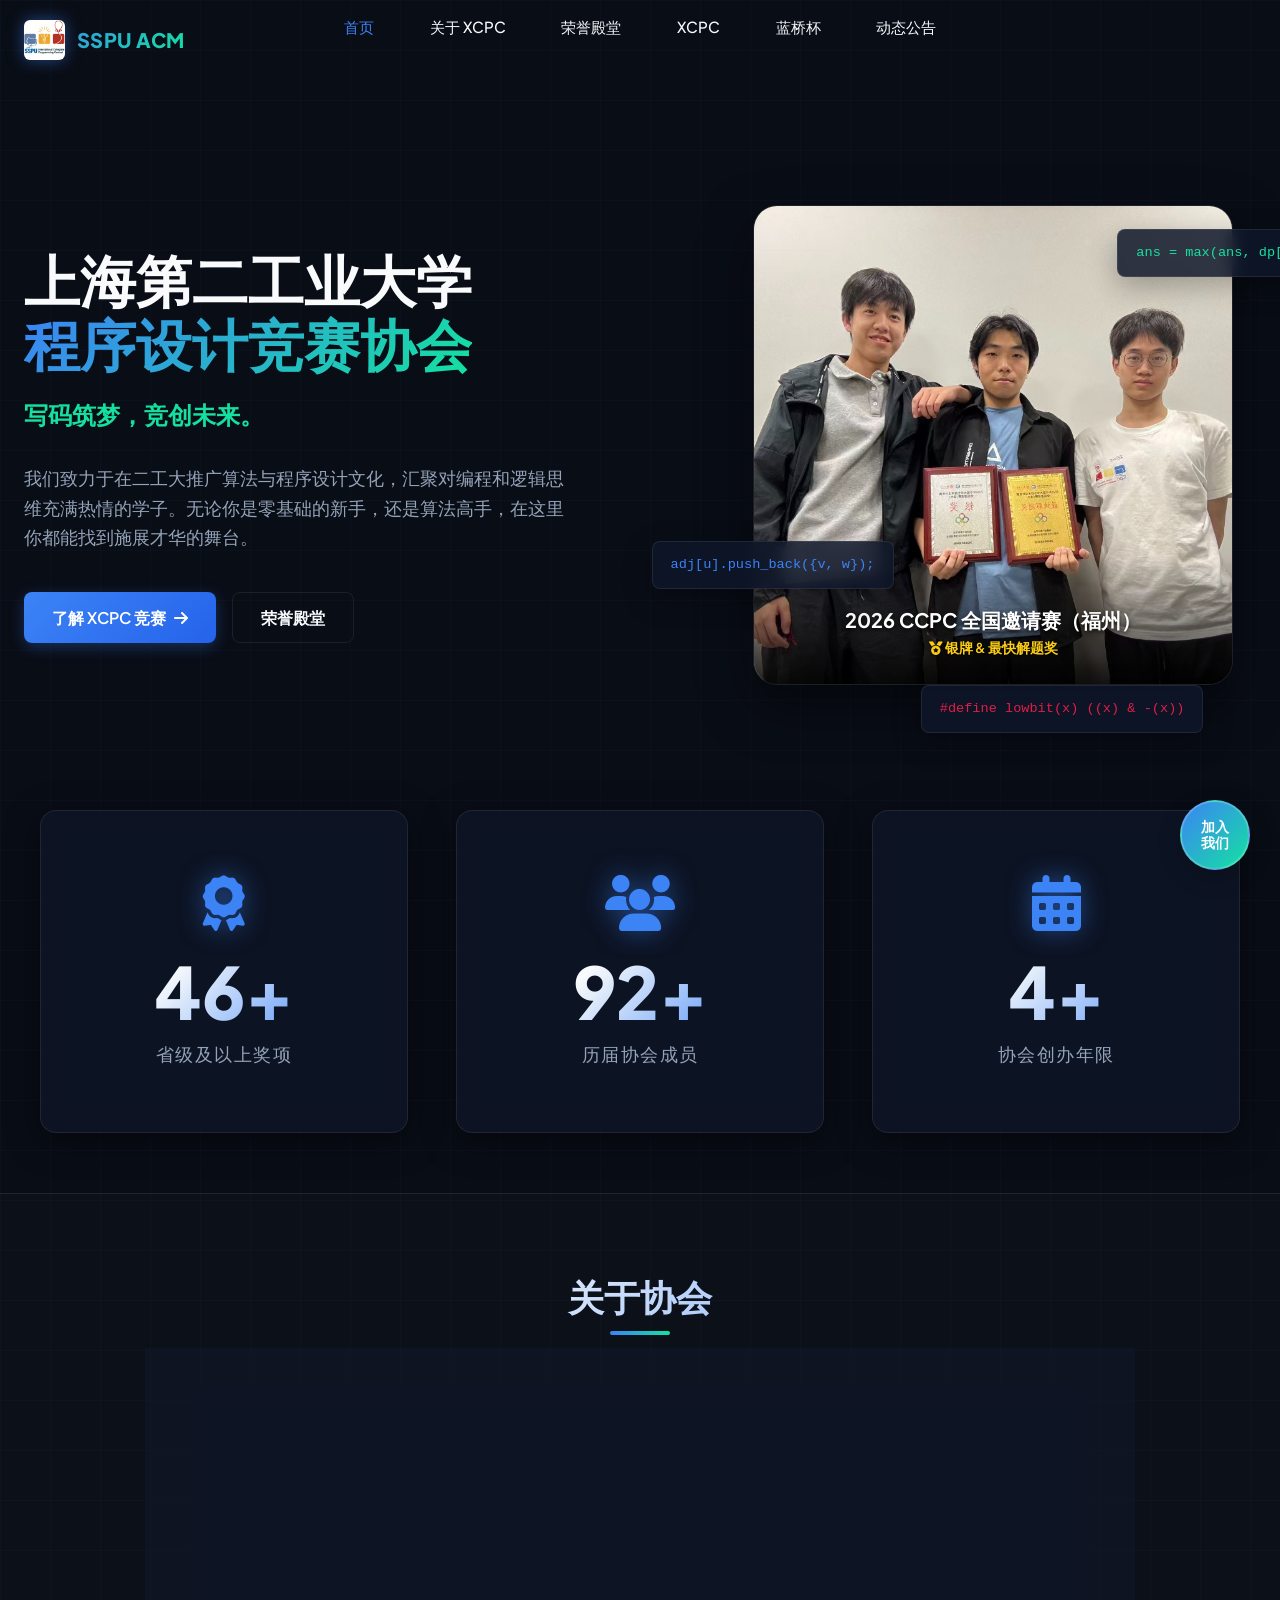
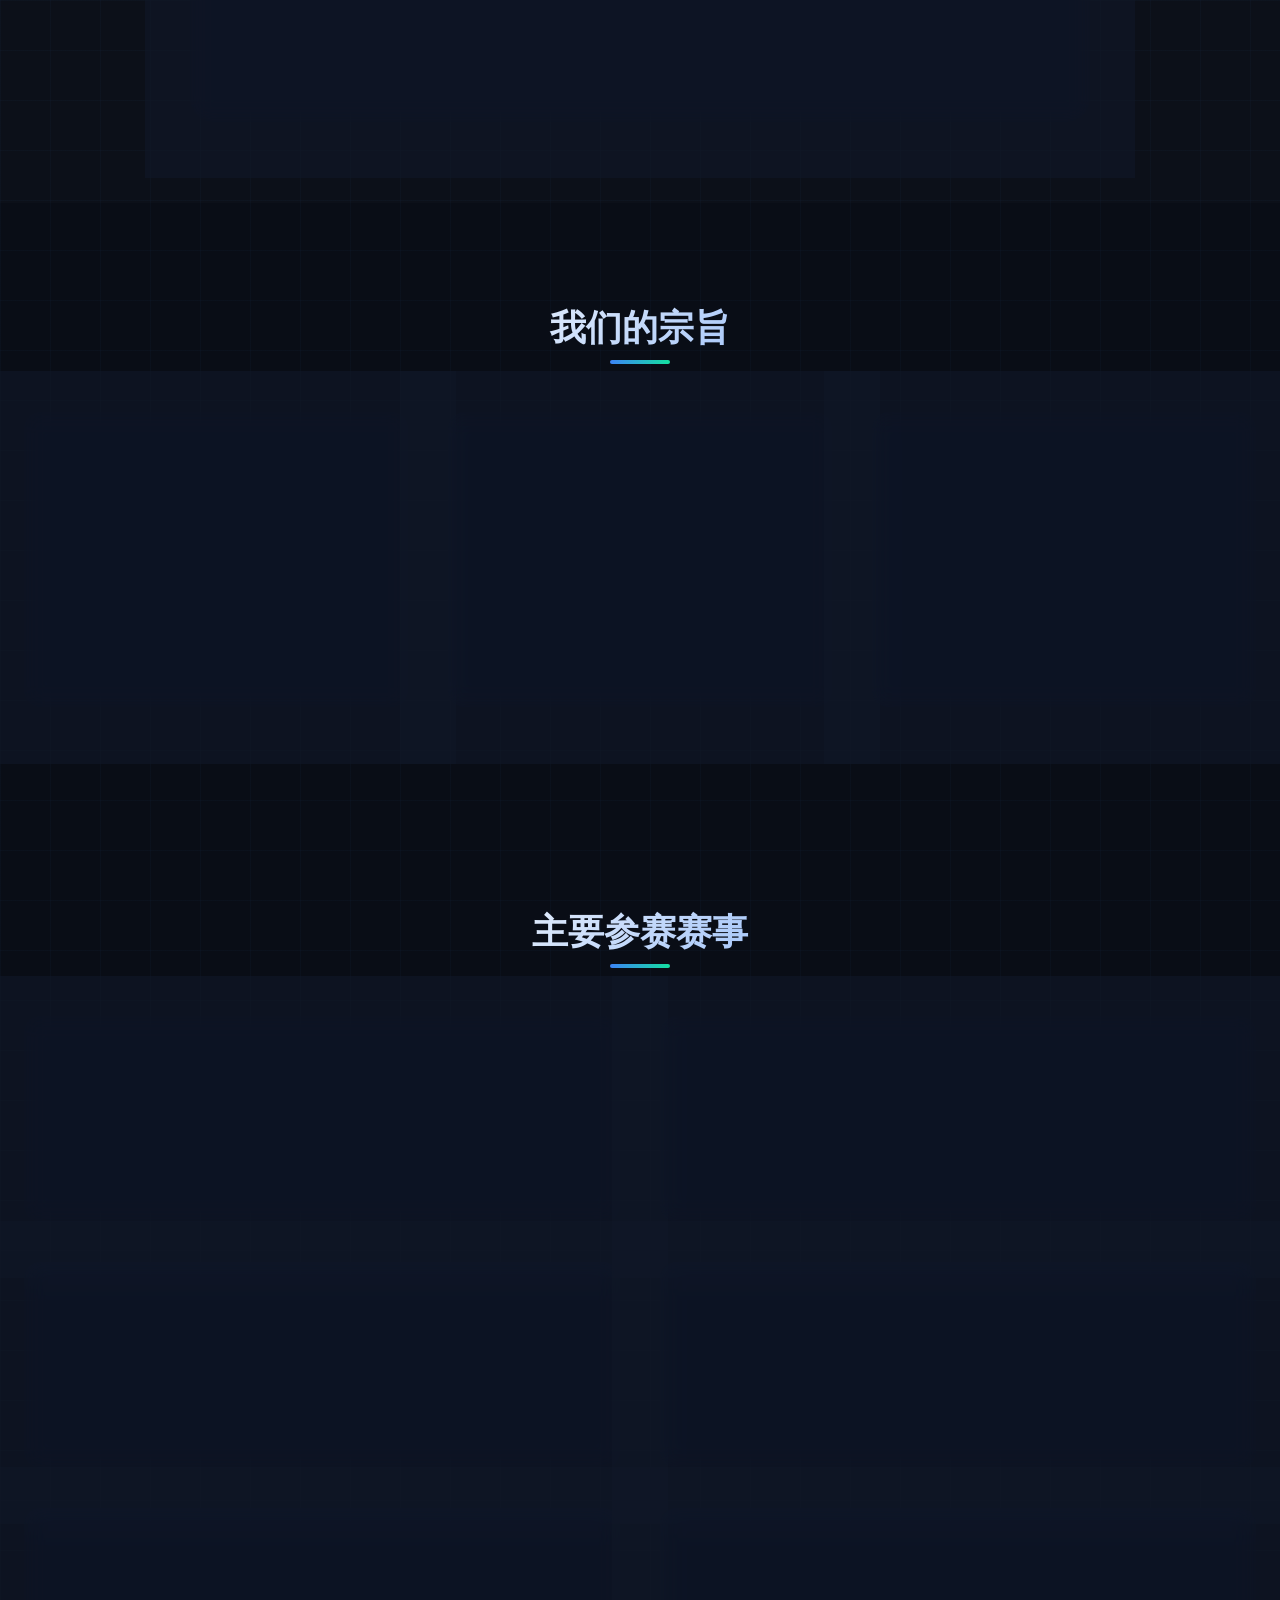
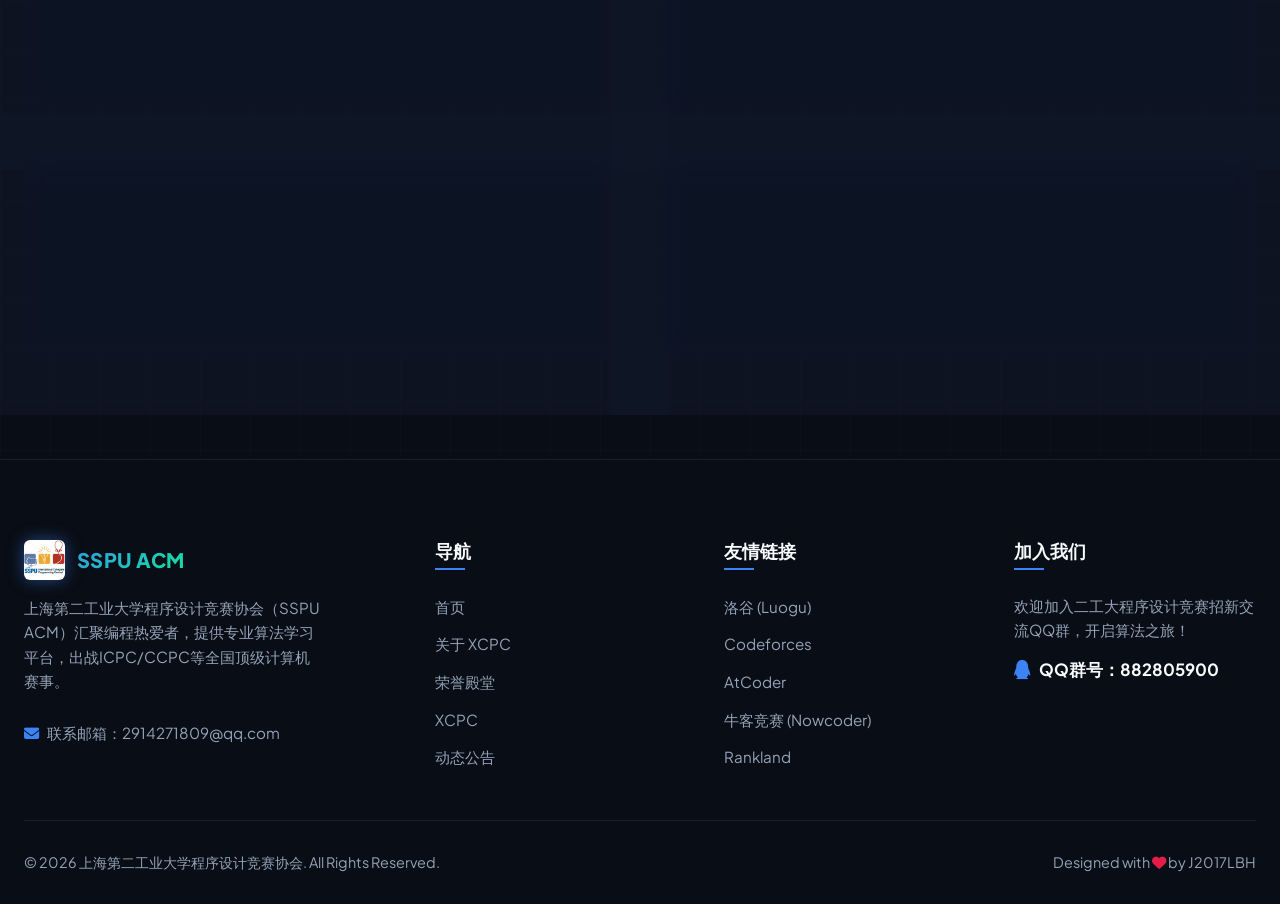
<file: index.html>
<!DOCTYPE html>
<html lang="zh-CN" data-theme="dark">
<head>
    <meta charset="UTF-8">
    <meta name="viewport" content="width=device-width, initial-scale=1.0">
    <meta name="description" content="上海第二工业大学程序设计竞赛协会官网 - 为二工大学子提供算法培训、竞赛组队、学术交流和人才输送的顶级平台。">
    <meta name="keywords" content="上海第二工业大学, SSPU, ACM, ICPC, CCPC, 蓝桥杯, 天梯赛, 程序设计竞赛, 算法">
    <title>上海第二工业大学程序设计竞赛协会 - SSPU ACM</title>
    <!-- Stylesheets -->
    <link rel="stylesheet" href="css/style.css">
    <!-- Font Awesome Icons -->
    <link rel="stylesheet" href="https://cdn.bootcdn.net/ajax/libs/font-awesome/6.4.0/css/all.min.css">
</head>
<body>

    <!-- Header navigation injected by components.js -->
    <div id="header-placeholder"></div>

    <!-- 1. Hero Section -->
    <section class="hero-section" id="home">
        <div class="container">
            <div class="hero-grid">
                <div class="hero-text">
                    <h1>上海第二工业大学<br><span>程序设计竞赛协会</span></h1>
                    <div style="min-height: 40px; margin-bottom: 1.5rem;">
                        <h2 id="typewriter-text" style="font-size: 1.5rem; color: var(--accent-color); font-weight: 600;"></h2>
                    </div>
                    <p>我们致力于在二工大推广算法与程序设计文化，汇聚对编程和逻辑思维充满热情的学子。无论你是零基础的新手，还是算法高手，在这里你都能找到施展才华的舞台。</p>
                    <div class="hero-cta">
                        <a href="about.html" class="btn btn-primary">了解 XCPC 竞赛 <i class="fas fa-arrow-right"></i></a>
                        <a href="hall_of_fame.html" class="btn btn-secondary">荣誉殿堂</a>
                    </div>
                </div>
                
                <div class="hero-media">
                    <div class="hero-image-wrapper">
                        <div class="slideshow-container">
                            <!-- Slide 1: 2026 CCPC Fuzhou -->
                            <div class="slide fade" style="position: relative;">
                                <img src="images/prize/fuzhou.jpg" alt="2026 CCPC 全国邀请赛（福州）">
                                <div style="position: absolute; bottom: 0; left: 0; right: 0; background: linear-gradient(to top, rgba(0,0,0,0.85), rgba(0,0,0,0)); padding: 50px 20px 25px; text-align: center; color: white;">
                                    <h3 style="font-size: 1.25rem; margin-bottom: 5px; text-shadow: 0 2px 4px rgba(0,0,0,0.8); font-weight: 700;">2026 CCPC 全国邀请赛（福州）</h3>
                                    <p style="font-size: 0.85rem; color: #facc15; text-shadow: 0 1px 2px rgba(0,0,0,0.8); margin: 0; font-weight: 600;"><i class="fas fa-medal"></i> 银牌 & 最快解题奖</p>
                                </div>
                            </div>

                            <!-- Slide 2: 51st ICPC Nanchang -->
                            <div class="slide fade" style="position: relative;">
                                <img src="images/prize/nanchang.png" alt="第 51 届 ICPC 邀请赛（南昌站）">
                                <div style="position: absolute; bottom: 0; left: 0; right: 0; background: linear-gradient(to top, rgba(0,0,0,0.85), rgba(0,0,0,0)); padding: 50px 20px 25px; text-align: center; color: white;">
                                    <h3 style="font-size: 1.25rem; margin-bottom: 5px; text-shadow: 0 2px 4px rgba(0,0,0,0.8); font-weight: 700;">第 51 届 ICPC 邀请赛（南昌站）</h3>
                                    <p style="font-size: 0.85rem; color: #fb923c; text-shadow: 0 1px 2px rgba(0,0,0,0.8); margin: 0; font-weight: 600;"><i class="fas fa-medal"></i> 铜牌</p>
                                </div>
                            </div>

                            <!-- Slide 3: 51st ICPC Xi'an -->
                            <div class="slide fade" style="position: relative;">
                                <img src="images/prize/xian.png" alt="第 51 届 ICPC 邀请赛（西安站）">
                                <div style="position: absolute; bottom: 0; left: 0; right: 0; background: linear-gradient(to top, rgba(0,0,0,0.85), rgba(0,0,0,0)); padding: 50px 20px 25px; text-align: center; color: white;">
                                    <h3 style="font-size: 1.25rem; margin-bottom: 5px; text-shadow: 0 2px 4px rgba(0,0,0,0.8); font-weight: 700;">第 51 届 ICPC 邀请赛（西安站）</h3>
                                    <p style="font-size: 0.85rem; color: #cbd5e1; text-shadow: 0 1px 2px rgba(0,0,0,0.8); margin: 0; font-weight: 600;"><i class="fas fa-medal"></i> 银牌</p>
                                </div>
                            </div>

                            <!-- Slide 4: 50th ICPC Shanghai -->
                            <div class="slide fade" style="position: relative;">
                                <img src="images/prize/shanghai.jpg" alt="第 50 届 ICPC 亚洲区域赛（上海站）">
                                <div style="position: absolute; bottom: 0; left: 0; right: 0; background: linear-gradient(to top, rgba(0,0,0,0.85), rgba(0,0,0,0)); padding: 50px 20px 25px; text-align: center; color: white;">
                                    <h3 style="font-size: 1.25rem; margin-bottom: 5px; text-shadow: 0 2px 4px rgba(0,0,0,0.8); font-weight: 700;">第 50 届 ICPC 亚洲区域赛（上海站）</h3>
                                    <p style="font-size: 0.85rem; color: #fb923c; text-shadow: 0 1px 2px rgba(0,0,0,0.8); margin: 0; font-weight: 600;"><i class="fas fa-medal"></i> 铜牌</p>
                                </div>
                            </div>

                            <!-- Slide 5: 11th CCPC Harbin -->
                            <div class="slide fade" style="position: relative;">
                                <img src="images/prize/harbin.jpg" alt="第 11 届 CCPC（哈尔滨站）">
                                <div style="position: absolute; bottom: 0; left: 0; right: 0; background: linear-gradient(to top, rgba(0,0,0,0.85), rgba(0,0,0,0)); padding: 50px 20px 25px; text-align: center; color: white;">
                                    <h3 style="font-size: 1.25rem; margin-bottom: 5px; text-shadow: 0 2px 4px rgba(0,0,0,0.8); font-weight: 700;">第 11 届 CCPC（哈尔滨站）</h3>
                                    <p style="font-size: 0.85rem; color: #94a3b8; text-shadow: 0 1px 2px rgba(0,0,0,0.8); margin: 0; font-weight: 600;"><i class="fas fa-award"></i> 荣誉奖</p>
                                </div>
                            </div>

                            <!-- Slide 6: 49th ICPC Kunming -->
                            <div class="slide fade" style="position: relative;">
                                <img src="images/prize/kunming.jpg" alt="第 49 届 ICPC 亚洲区域赛（昆明站）">
                                <div style="position: absolute; bottom: 0; left: 0; right: 0; background: linear-gradient(to top, rgba(0,0,0,0.85), rgba(0,0,0,0)); padding: 50px 20px 25px; text-align: center; color: white;">
                                    <h3 style="font-size: 1.25rem; margin-bottom: 5px; text-shadow: 0 2px 4px rgba(0,0,0,0.8); font-weight: 700;">第 49 届 ICPC 亚洲区域赛（昆明站）</h3>
                                    <p style="font-size: 0.85rem; color: #fb923c; text-shadow: 0 1px 2px rgba(0,0,0,0.8); margin: 0; font-weight: 600;"><i class="fas fa-medal"></i> 铜牌</p>
                                </div>
                            </div>
                            

                        </div>
                    </div>
                    
                    <!-- Floating Code Snippets -->
                    <div class="floating-code floating-code-1">
                        ans = max(ans, dp[i]);
                    </div>
                    <div class="floating-code floating-code-2">
                        adj[u].push_back({v, w});
                    </div>
                    <div class="floating-code floating-code-3">
                        #define lowbit(x) ((x) &amp; -(x))
                    </div>
                </div>
            </div>
        </div>
    </section>

    <!-- 2. Statistics Section -->
    <section class="stats-section stats-section-home">
        <div class="container">
            <div class="stats-grid">
                <div class="stat-card glass-card">
                    <i class="fas fa-award"></i>
                    <div class="stat-number" data-target="100" data-suffix="+">0</div>
                    <div class="stat-label">省级及以上奖项</div>
                </div>
                <div class="stat-card glass-card">
                    <i class="fas fa-users"></i>
                    <div class="stat-number" data-target="200" data-suffix="+">0</div>
                    <div class="stat-label">历届协会成员</div>
                </div>
                <div class="stat-card glass-card">
                    <i class="fas fa-calendar-alt"></i>
                    <div class="stat-number" data-target="8" data-suffix="+">0</div>
                    <div class="stat-label">协会创办年限</div>
                </div>
            </div>
        </div>
    </section>

    <!-- 2.5. About the Association Section -->
    <section class="about-association-section" style="padding: 80px 0; border-top: 1px solid var(--border-color); background: rgba(255, 255, 255, 0.01);">
        <div class="container">
            <h2 class="section-title">关于协会</h2>
            <div class="glass-card" style="max-width: 900px; margin: 0 auto; padding: 3rem; border-radius: var(--border-radius-lg); text-align: left; line-height: 1.8; box-shadow: 0 10px 30px var(--shadow-color);">
                <p style="font-size: 1.1rem; margin-bottom: 1.5rem; color: var(--text-color);">
                    <strong>上海第二工业大学程序设计竞赛协会（极客力量）</strong>是计算机与信息工程学院下的以算法和编程竞赛为核心的学术科技类社团。协会主要负责组织和指导我校学生参加国际大学生程序设计竞赛（ICPC）、中国大学生程序设计竞赛（CCPC）、团体程序设计天梯赛（GPLT）和蓝桥杯软件设计大赛等多项顶级赛事。
                </p>
                <p style="font-size: 1.05rem; color: var(--text-muted); margin: 0;">
                    我们拥有独立备赛使用的算法训练室（28号楼705室），室内配备有稳定的千兆网络与专用高配置练习电脑。通过“以赛促学，学赛共进”的模式，深入发掘和培养具有优秀软件设计与逻辑分析能力的后备算法人才。
                </p>
            </div>
        </div>
    </section>

    <!-- 3. Our Focus/Mission Section -->
    <section class="mission-section" id="mission">
        <div class="container">
            <h2 class="section-title">我们的宗旨</h2>
            <div class="mission-grid">
                <div class="mission-card glass-card">
                    <div class="mission-icon">
                        <i class="fas fa-graduation-cap"></i>
                    </div>
                    <h3>算法精进</h3>
                    <p>我们研习各种奇巧的算法与复杂的数据结构。在日复一日的切题与代码调试中，淬炼逻辑思维，突破算法极限，体验用最优雅的代码解决最复杂问题的乐趣。</p>
                </div>
                
                <div class="mission-card glass-card">
                    <div class="mission-icon">
                        <i class="fas fa-users-cog"></i>
                    </div>
                    <h3>团队协作</h3>
                    <p>程序设计竞赛是三个人的游戏，找到契合的队友，磨练默契，共同成长。</p>
                </div>
                
                <div class="mission-card glass-card">
                    <div class="mission-icon">
                        <i class="fas fa-lightbulb"></i>
                    </div>
                    <h3>技术创新</h3>
                    <p>除了竞赛，我们鼓励成员通过算法解决实际问题，开展技术沙龙，分享关于全栈开发、人工智能和计算机底层技术的最新资讯。</p>
                </div>
            </div>
        </div>
    </section>



    <!-- 5. Competitions Grid -->
    <section class="competition-section" id="competitions">
        <div class="container">
            <h2 class="section-title">主要参赛赛事</h2>
            <div class="competition-grid">
                <!-- ICPC -->
                <div class="competition-card glass-card">
                    <div class="comp-badge">
                        <img src="images/contest/icpc.png" alt="ICPC Logo">
                    </div>
                    <div class="comp-info">
                        <h3>ICPC <span>大学生程序设计竞赛</span></h3>
                        <p>全球最著名、规模最大、水平最高的大学生程序设计竞赛。每队三人，在五小时内共用一台电脑，合作解决约十道难度极高的算法问题。</p>
                        <div class="comp-links">
                            <a href="https://icpc.global" target="_blank">国际官网 <i class="fas fa-external-link-alt"></i></a>
                            <a href="https://board.xcpcio.com" target="_blank">排名榜单 <i class="fas fa-external-link-alt"></i></a>
                        </div>
                    </div>
                </div>
                
                <!-- CCPC -->
                <div class="competition-card glass-card">
                    <div class="comp-badge">
                        <img src="images/contest/ccpc.png" alt="CCPC Logo">
                    </div>
                    <div class="comp-info">
                        <h3>CCPC <span>中国大学生程序设计竞赛</span></h3>
                        <p>由中国大学生程序设计竞赛协会主办的年度性赛事，是国内算法领域含金量最高的国家级赛事之一，旨在培育我国计算机顶尖算法人才。</p>
                        <div class="comp-links">
                            <a href="https://ccpc.io" target="_blank">官方网站 <i class="fas fa-external-link-alt"></i></a>
                        </div>
                    </div>
                </div>
                
                <!-- GPLT -->
                <div class="competition-card glass-card">
                    <div class="comp-badge">
                        <img src="images/contest/gplt.png" alt="GPLT Logo">
                    </div>
                    <div class="comp-info">
                        <h3>GPLT <span>团体程序设计天梯赛</span></h3>
                        <p>教育部认可的全国高校计算机大赛的重要组成部分。十人一队，队员独立答题，团队累计分数，极大考验学校的计算机教育底蕴及平均编程水平。</p>
                        <div class="comp-links">
                            <a href="https://gplt.patest.cn" target="_blank">赛事官网 <i class="fas fa-external-link-alt"></i></a>
                        </div>
                    </div>
                </div>
                
                <!-- Lanqiao Cup -->
                <div class="competition-card glass-card">
                    <div class="comp-badge">
                        <img src="images/contest/lanqiao.png" alt="蓝桥杯 Logo">
                    </div>
                    <div class="comp-info">
                        <h3>蓝桥杯 <span>全国软件与信息技术专业人才大赛</span></h3>
                        <p>工业和信息化部人才交流中心主办的全国性专业学科竞赛，在算法设计、软件开发、电子设计等多个领域都有极高的行业认可度。</p>
                        <div class="comp-links">
                            <a href="https://dasai.lanqiao.cn" target="_blank">蓝桥官网 <i class="fas fa-external-link-alt"></i></a>
                        </div>
                    </div>
                </div>

                <!-- Baidu Star -->
                <div class="competition-card glass-card">
                    <div class="comp-badge">
                        <img src="images/contest/baidu.png" alt="百度之星 Logo">
                    </div>
                    <div class="comp-info">
                        <h3>百度之星 <span>程序设计大赛</span></h3>
                        <p>由百度公司举办的经典程序设计大赛，素有中国程序员“黄埔军校”之称。历史悠久，汇聚顶尖商业算法高手，是年度算法极客盛宴。</p>
                        <div class="comp-links">
                            <a href="https://star.baidu.com" target="_blank">赛事官网 <i class="fas fa-external-link-alt"></i></a>
                        </div>
                    </div>
                </div>

                <!-- RAICOM -->
                <div class="competition-card glass-card">
                    <div class="comp-badge">
                        <img src="images/contest/raicom.png" alt="睿抗大赛 Logo">
                    </div>
                    <div class="comp-info">
                        <h3>睿抗大赛 <span>RAICOM 机器人开发者大赛</span></h3>
                        <p>由工业和信息化部人才交流中心主办。其中的CAIA算法设计赛道是面向高校学生的权威算法赛事，融合了数据结构、工程算法的实践考验。</p>
                        <div class="comp-links">
                            <a href="http://www.raicom.com.cn" target="_blank">赛事官网 <i class="fas fa-external-link-alt"></i></a>
                        </div>
                    </div>
                </div>

                <!-- Chuanzhi Cup -->
                <div class="competition-card glass-card">
                    <div class="comp-badge">
                        <img src="images/contest/chuanzhi.png" alt="传智杯 Logo">
                    </div>
                    <div class="comp-info">
                        <h3>传智杯 <span>全国大学生 IT 技术大赛</span></h3>
                        <p>程序设计赛道紧密结合企业实际开发场景与前沿学术，旨在为全国计算机及相关专业学子提供顶尖的算法与逻辑切磋舞台。</p>
                        <div class="comp-links">
                            <a href="http://dasai.ityxb.com" target="_blank">赛事官网 <i class="fas fa-external-link-alt"></i></a>
                        </div>
                    </div>
                </div>

                <!-- Mati Cup -->
                <div class="competition-card glass-card">
                    <div class="comp-badge">
                        <img src="images/contest/mati.png" alt="码蹄杯 Logo">
                    </div>
                    <div class="comp-info">
                        <h3>码蹄杯 <span>全国大学生算法设计及应用大赛</span></h3>
                        <p>由全国高等学校计算机教育研究会主办，旨在考察选手利用基础算法、高级算法以及实际工程数学模型解决复杂问题的代码硬实力。</p>
                        <div class="comp-links">
                            <a href="https://www.matiji.net" target="_blank">官方网站 <i class="fas fa-external-link-alt"></i></a>
                        </div>
                    </div>
                </div>
            </div>
        </div>
    </section>

    <!-- Footer placeholder injected by components.js -->
    <div id="footer-placeholder"></div>

    <!-- Scripts -->
    <script src="js/components.js"></script>
    <script src="js/main.js"></script>
</body>
</html>
</file>
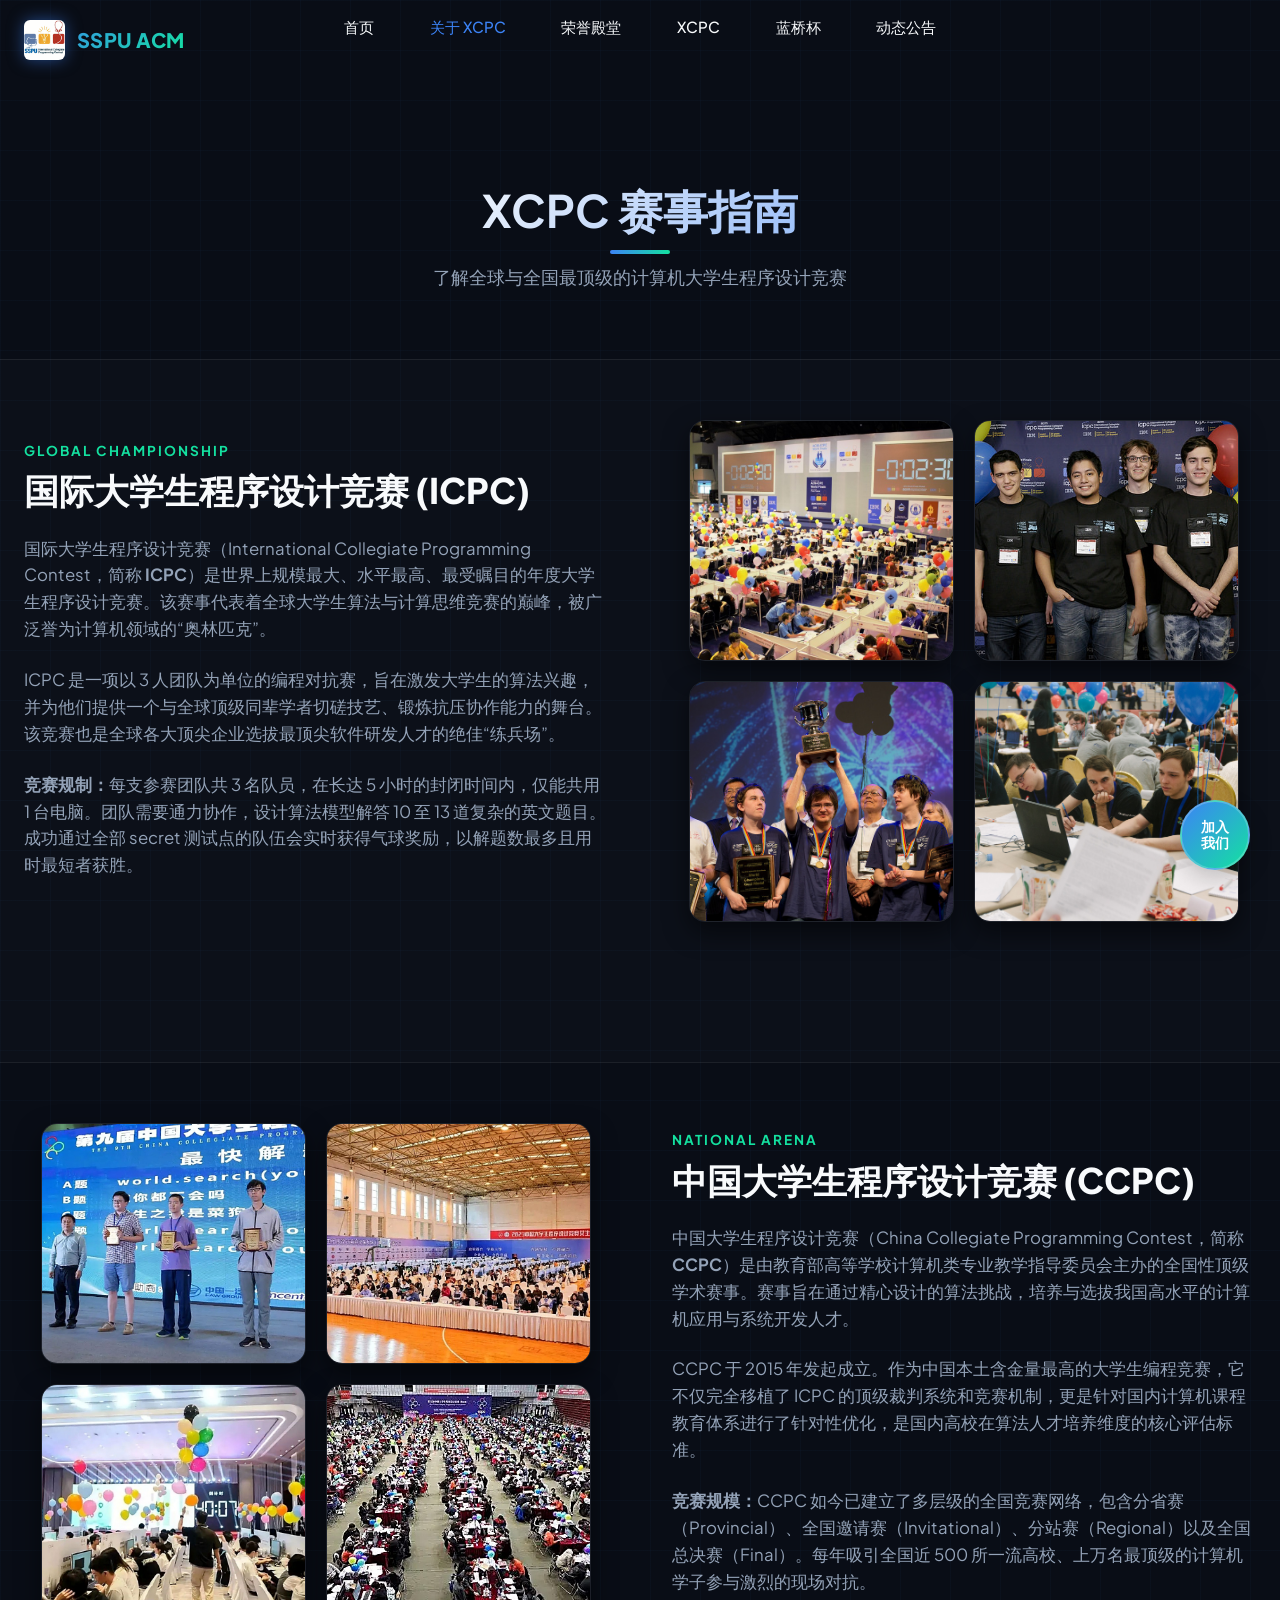
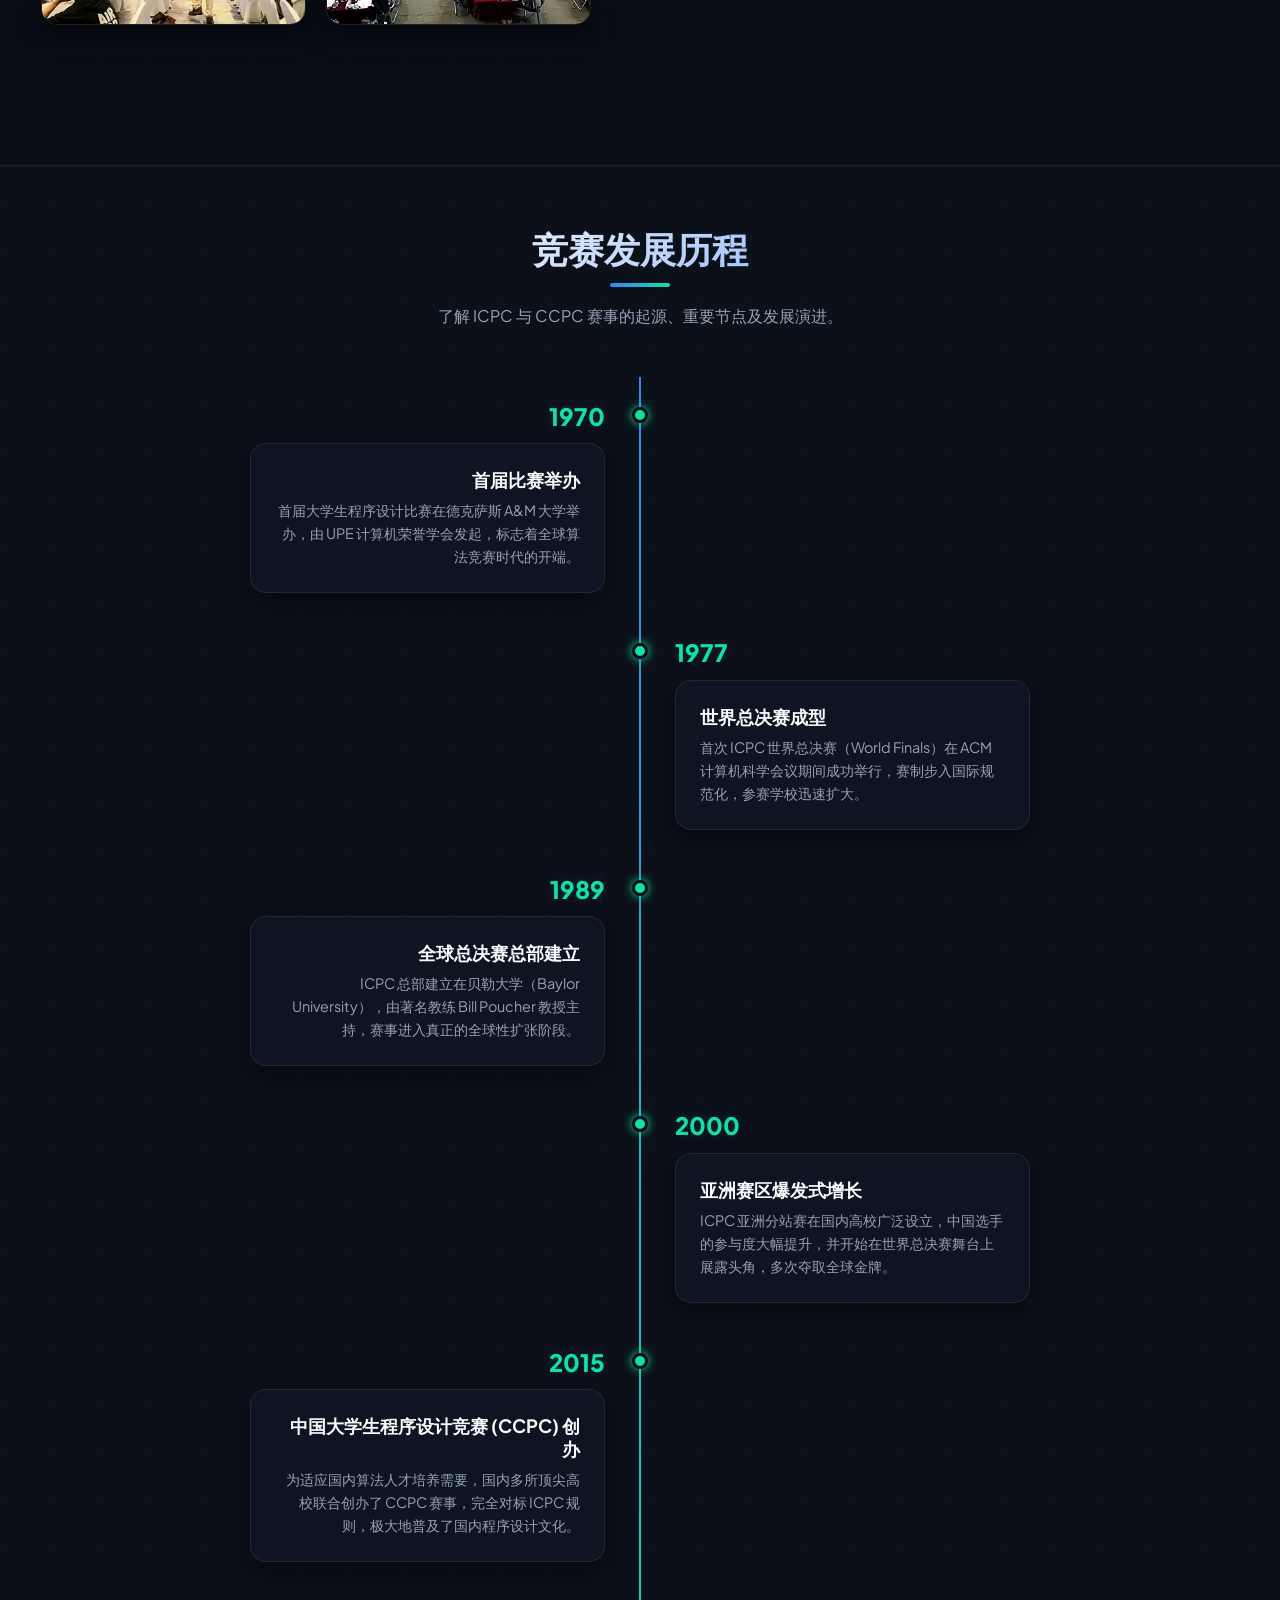
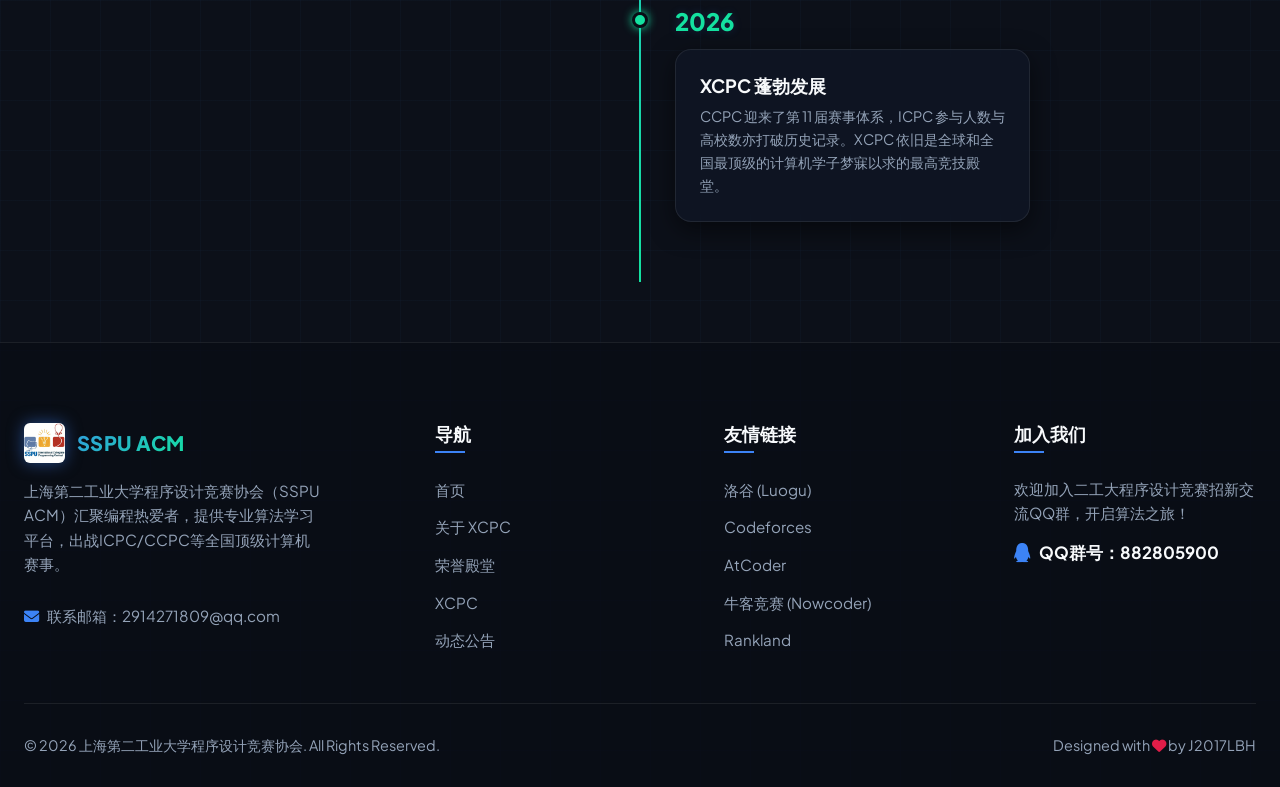
<file: about.html>
<!DOCTYPE html>
<html lang="zh-CN" data-theme="dark">
<head>
    <meta charset="UTF-8">
    <meta name="viewport" content="width=device-width, initial-scale=1.0">
    <meta name="description" content="关于 XCPC 大学生程序设计竞赛 - 了解国际大学生程序设计竞赛（ICPC）与中国大学生程序设计竞赛（CCPC）的赛事背景、历史及历届总冠军荣誉榜。">
    <title>XCPC 赛事信息 - 大学生程序设计竞赛介绍</title>
    <!-- Stylesheets -->
    <link rel="stylesheet" href="css/style.css">
    <!-- Font Awesome Icons -->
    <link rel="stylesheet" href="https://cdn.bootcdn.net/ajax/libs/font-awesome/6.4.0/css/all.min.css">
</head>
<body>

    <!-- Header navigation injected by components.js -->
    <div id="header-placeholder"></div>

    <!-- 1. Page Header (XCPC Title Banner) -->
    <section class="about-section" id="xcpc-overview" style="padding-bottom: 20px; text-align: center;">
        <div class="container" style="margin-top: 2rem;">
            <h1 class="section-title" style="font-size: 2.8rem; margin-bottom: 0.5rem;">XCPC 赛事指南</h1>
            <p style="color: var(--text-muted); font-size: 1.15rem; max-width: 600px; margin: 0 auto 3rem;">了解全球与全国最顶级的计算机大学生程序设计竞赛</p>
        </div>
    </section>

    <!-- 2. About ICPC Section -->
    <section style="padding: 60px 0; border-top: 1px solid var(--border-color); background: rgba(255, 255, 255, 0.01);">
        <div class="container">
            <div class="about-intro-grid">
                <div class="about-intro-text">
                    <span style="font-size: 0.85rem; text-transform: uppercase; letter-spacing: 2px; color: var(--accent-color); font-weight: 700; display: block; margin-bottom: 0.5rem;">Global Championship</span>
                    <h2 style="font-size: 2.2rem; font-weight: 800; color: var(--text-color); margin-bottom: 1.5rem; line-height: 1.2;">
                        国际大学生程序设计竞赛 (ICPC)
                    </h2>
                    <p>
                        国际大学生程序设计竞赛（International Collegiate Programming Contest，简称 <strong>ICPC</strong>）是世界上规模最大、水平最高、最受瞩目的年度大学生程序设计竞赛。该赛事代表着全球大学生算法与计算思维竞赛的巅峰，被广泛誉为计算机领域的“奥林匹克”。
                    </p>
                    <p>
                        ICPC 是一项以 3 人团队为单位的编程对抗赛，旨在激发大学生的算法兴趣，并为他们提供一个与全球顶级同辈学者切磋技艺、锻炼抗压协作能力的舞台。该竞赛也是全球各大顶尖企业选拔最顶尖软件研发人才的绝佳“练兵场”。
                    </p>
                    <p>
                        <strong>竞赛规制：</strong>每支参赛团队共 3 名队员，在长达 5 小时的封闭时间内，仅能共用 1 台电脑。团队需要通力协作，设计算法模型解答 10 至 13 道复杂的英文题目。成功通过全部 secret 测试点的队伍会实时获得气球奖励，以解题数最多且用时最短者获胜。
                    </p>
                </div>
                <div class="image-gallery-grid">
                    <img src="images/icpc1.jpg" alt="ICPC Competition Scene">
                    <img src="images/icpc2.jpg" alt="ICPC Team Coding">
                    <img src="images/icpc3.jpg" alt="ICPC Awards Stage">
                    <img src="images/icpc4.jpg" alt="ICPC Participants Arena">
                </div>
            </div>
        </div>
    </section>

    <!-- 3. About CCPC Section -->
    <section style="padding: 60px 0; border-top: 1px solid var(--border-color);">
        <div class="container">
            <div class="about-intro-grid" style="grid-template-columns: 1fr 1fr;">
                <div class="image-gallery-grid" style="grid-column: 1; grid-row: 1;">
                    <img src="images/ccpc1.jpg" alt="CCPC Awards Ceremony">
                    <img src="images/ccpc2.jpg" alt="CCPC Contest Gym">
                    <img src="images/ccpc3.jpg" alt="CCPC Active Arena">
                    <img src="images/ccpc4.jpg" alt="CCPC High-Angle Gym Floor">
                </div>
                <div class="about-intro-text" style="grid-column: 2; grid-row: 1;">
                    <span style="font-size: 0.85rem; text-transform: uppercase; letter-spacing: 2px; color: var(--accent-color); font-weight: 700; display: block; margin-bottom: 0.5rem;">National Arena</span>
                    <h2 style="font-size: 2.2rem; font-weight: 800; color: var(--text-color); margin-bottom: 1.5rem; line-height: 1.2;">
                        中国大学生程序设计竞赛 (CCPC)
                    </h2>
                    <p>
                        中国大学生程序设计竞赛（China Collegiate Programming Contest，简称 <strong>CCPC</strong>）是由教育部高等学校计算机类专业教学指导委员会主办的全国性顶级学术赛事。赛事旨在通过精心设计的算法挑战，培养与选拔我国高水平的计算机应用与系统开发人才。
                    </p>
                    <p>
                        CCPC 于 2015 年发起成立。作为中国本土含金量最高的大学生编程竞赛，它不仅完全移植了 ICPC 的顶级裁判系统和竞赛机制，更是针对国内计算机课程教育体系进行了针对性优化，是国内高校在算法人才培养维度的核心评估标准。
                    </p>
                    <p>
                        <strong>竞赛规模：</strong>CCPC 如今已建立了多层级的全国竞赛网络，包含分省赛（Provincial）、全国邀请赛（Invitational）、分站赛（Regional）以及全国总决赛（Final）。每年吸引全国近 500 所一流高校、上万名最顶级的计算机学子参与激烈的现场对抗。
                    </p>
                </div>
            </div>
        </div>
    </section>

    <!-- 4. XCPC History Section -->
    <section style="padding: 60px 0; border-top: 1px solid var(--border-color); background: rgba(255, 255, 255, 0.01);">
        <div class="container">
            <h2 class="section-title">竞赛发展历程</h2>
            <p style="text-align: center; color: var(--text-muted); max-width: 600px; margin: -2rem auto 3rem;">了解 ICPC 与 CCPC 赛事的起源、重要节点及发展演进。</p>
            
            <div class="xcpc-timeline">
                <div class="xcpc-timeline-item">
                    <div class="xcpc-timeline-dot"></div>
                    <div class="xcpc-timeline-date">1970</div>
                    <div class="xcpc-timeline-content">
                        <h3>首届比赛举办</h3>
                        <p>首届大学生程序设计比赛在德克萨斯 A&M 大学举办，由 UPE 计算机荣誉学会发起，标志着全球算法竞赛时代的开端。</p>
                    </div>
                </div>
                
                <div class="xcpc-timeline-item">
                    <div class="xcpc-timeline-dot"></div>
                    <div class="xcpc-timeline-date">1977</div>
                    <div class="xcpc-timeline-content">
                        <h3>世界总决赛成型</h3>
                        <p>首次 ICPC 世界总决赛（World Finals）在 ACM 计算机科学会议期间成功举行，赛制步入国际规范化，参赛学校迅速扩大。</p>
                    </div>
                </div>
                
                <div class="xcpc-timeline-item">
                    <div class="xcpc-timeline-dot"></div>
                    <div class="xcpc-timeline-date">1989</div>
                    <div class="xcpc-timeline-content">
                        <h3>全球总决赛总部建立</h3>
                        <p>ICPC 总部建立在贝勒大学（Baylor University），由著名教练 Bill Poucher 教授主持，赛事进入真正的全球性扩张阶段。</p>
                    </div>
                </div>
                
                <div class="xcpc-timeline-item">
                    <div class="xcpc-timeline-dot"></div>
                    <div class="xcpc-timeline-date">2000</div>
                    <div class="xcpc-timeline-content">
                        <h3>亚洲赛区爆发式增长</h3>
                        <p>ICPC 亚洲分站赛在国内高校广泛设立，中国选手的参与度大幅提升，并开始在世界总决赛舞台上展露头角，多次夺取全球金牌。</p>
                    </div>
                </div>
                
                <div class="xcpc-timeline-item">
                    <div class="xcpc-timeline-dot"></div>
                    <div class="xcpc-timeline-date">2015</div>
                    <div class="xcpc-timeline-content">
                        <h3>中国大学生程序设计竞赛 (CCPC) 创办</h3>
                        <p>为适应国内算法人才培养需要，国内多所顶尖高校联合创办了 CCPC 赛事，完全对标 ICPC 规则，极大地普及了国内程序设计文化。</p>
                    </div>
                </div>
                
                <div class="xcpc-timeline-item">
                    <div class="xcpc-timeline-dot"></div>
                    <div class="xcpc-timeline-date">2026</div>
                    <div class="xcpc-timeline-content">
                        <h3>XCPC 蓬勃发展</h3>
                        <p>CCPC 迎来了第 11 届赛事体系，ICPC 参与人数与高校数亦打破历史记录。XCPC 依旧是全球和全国最顶级的计算机学子梦寐以求的最高竞技殿堂。</p>
                    </div>
                </div>
            </div>
        </div>
    </section>


    <!-- Footer placeholder injected by components.js -->
    <div id="footer-placeholder"></div>

    <!-- Scripts -->
    <script src="js/components.js"></script>
    <script src="js/main.js"></script>
</body>
</html>
</file>
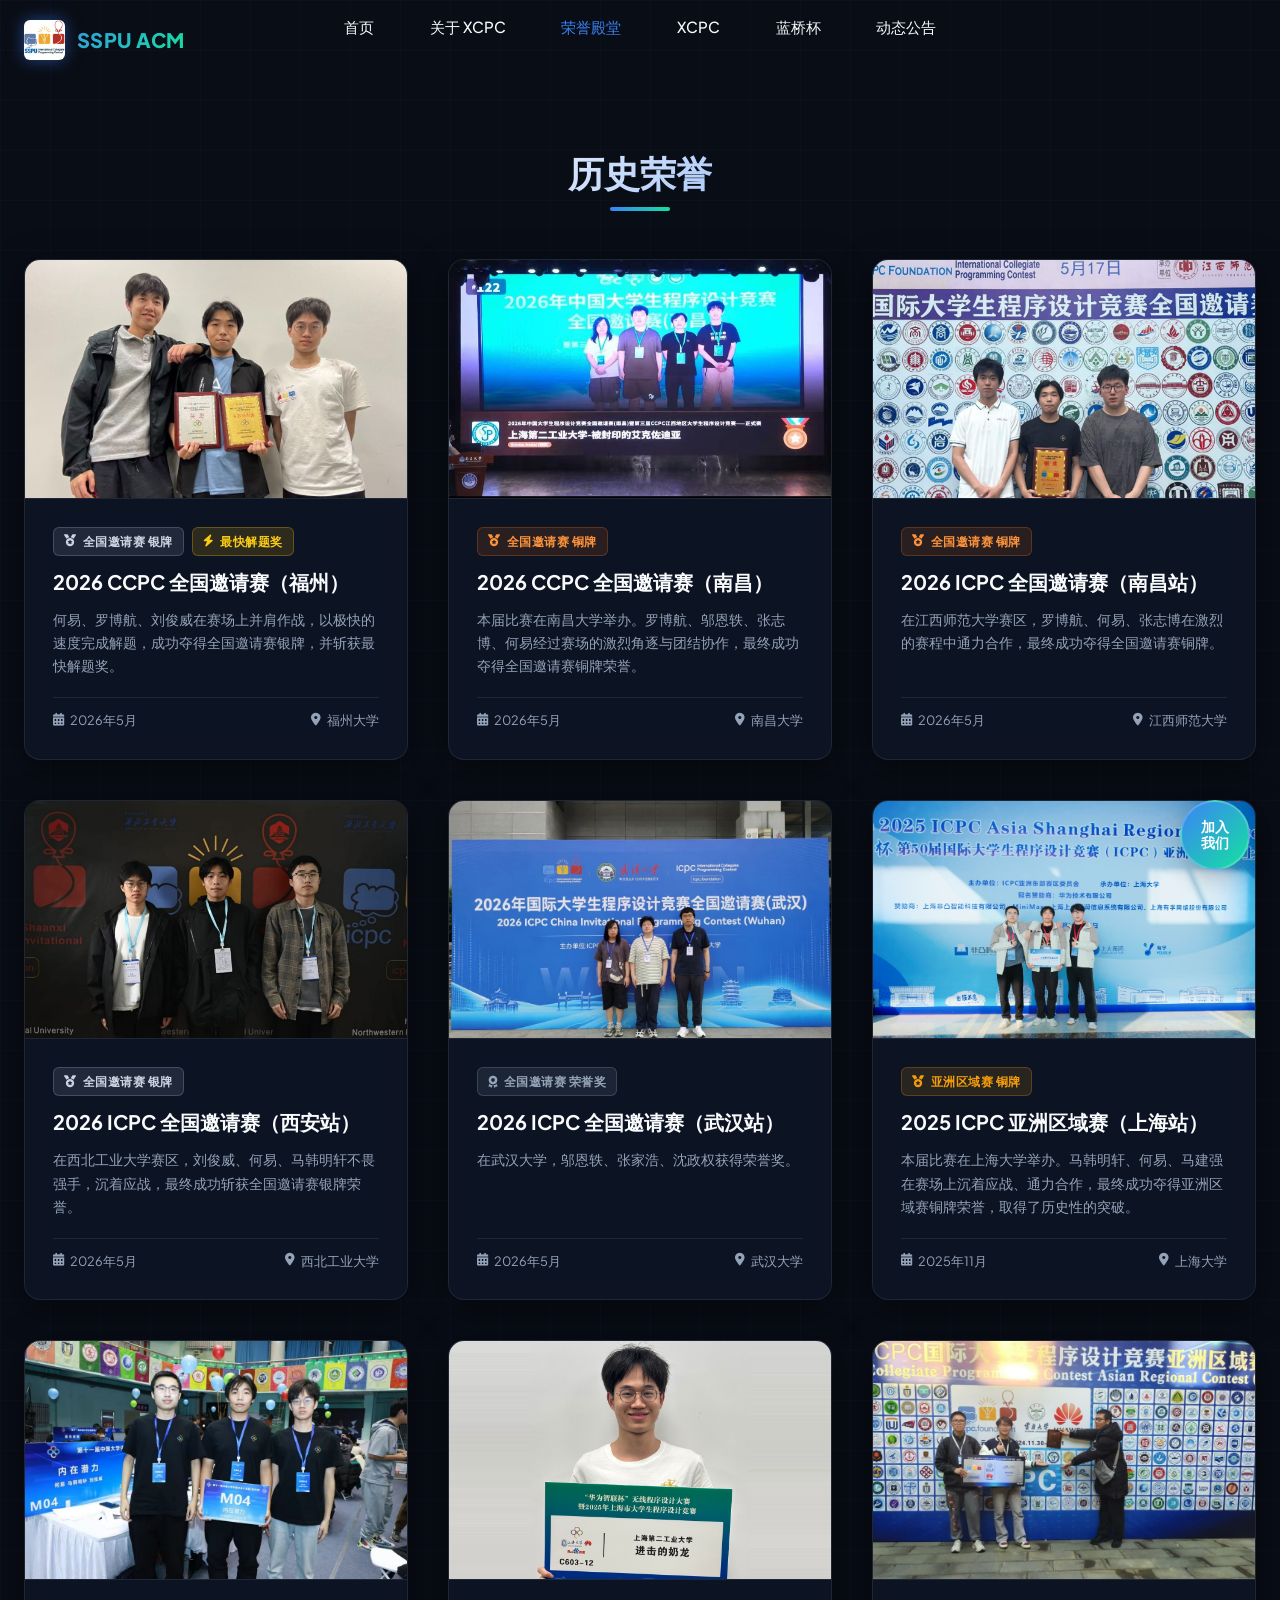
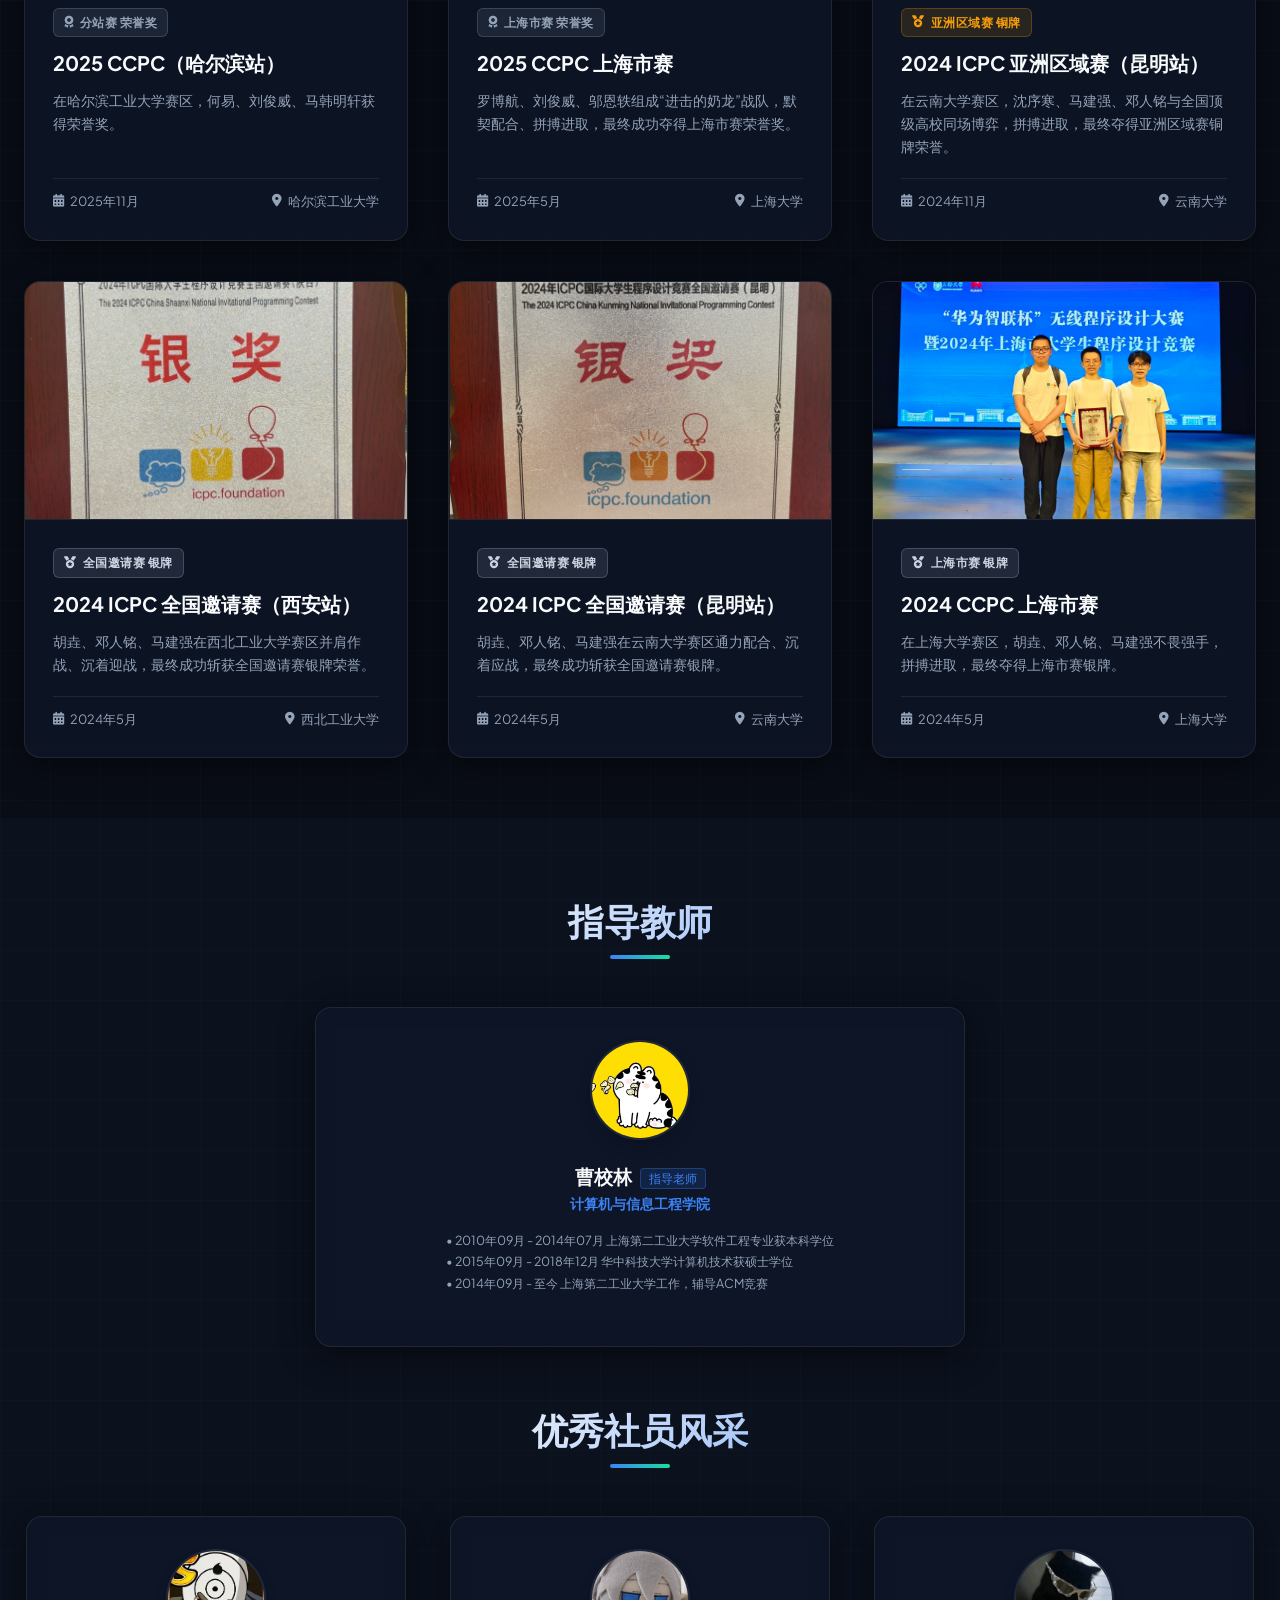
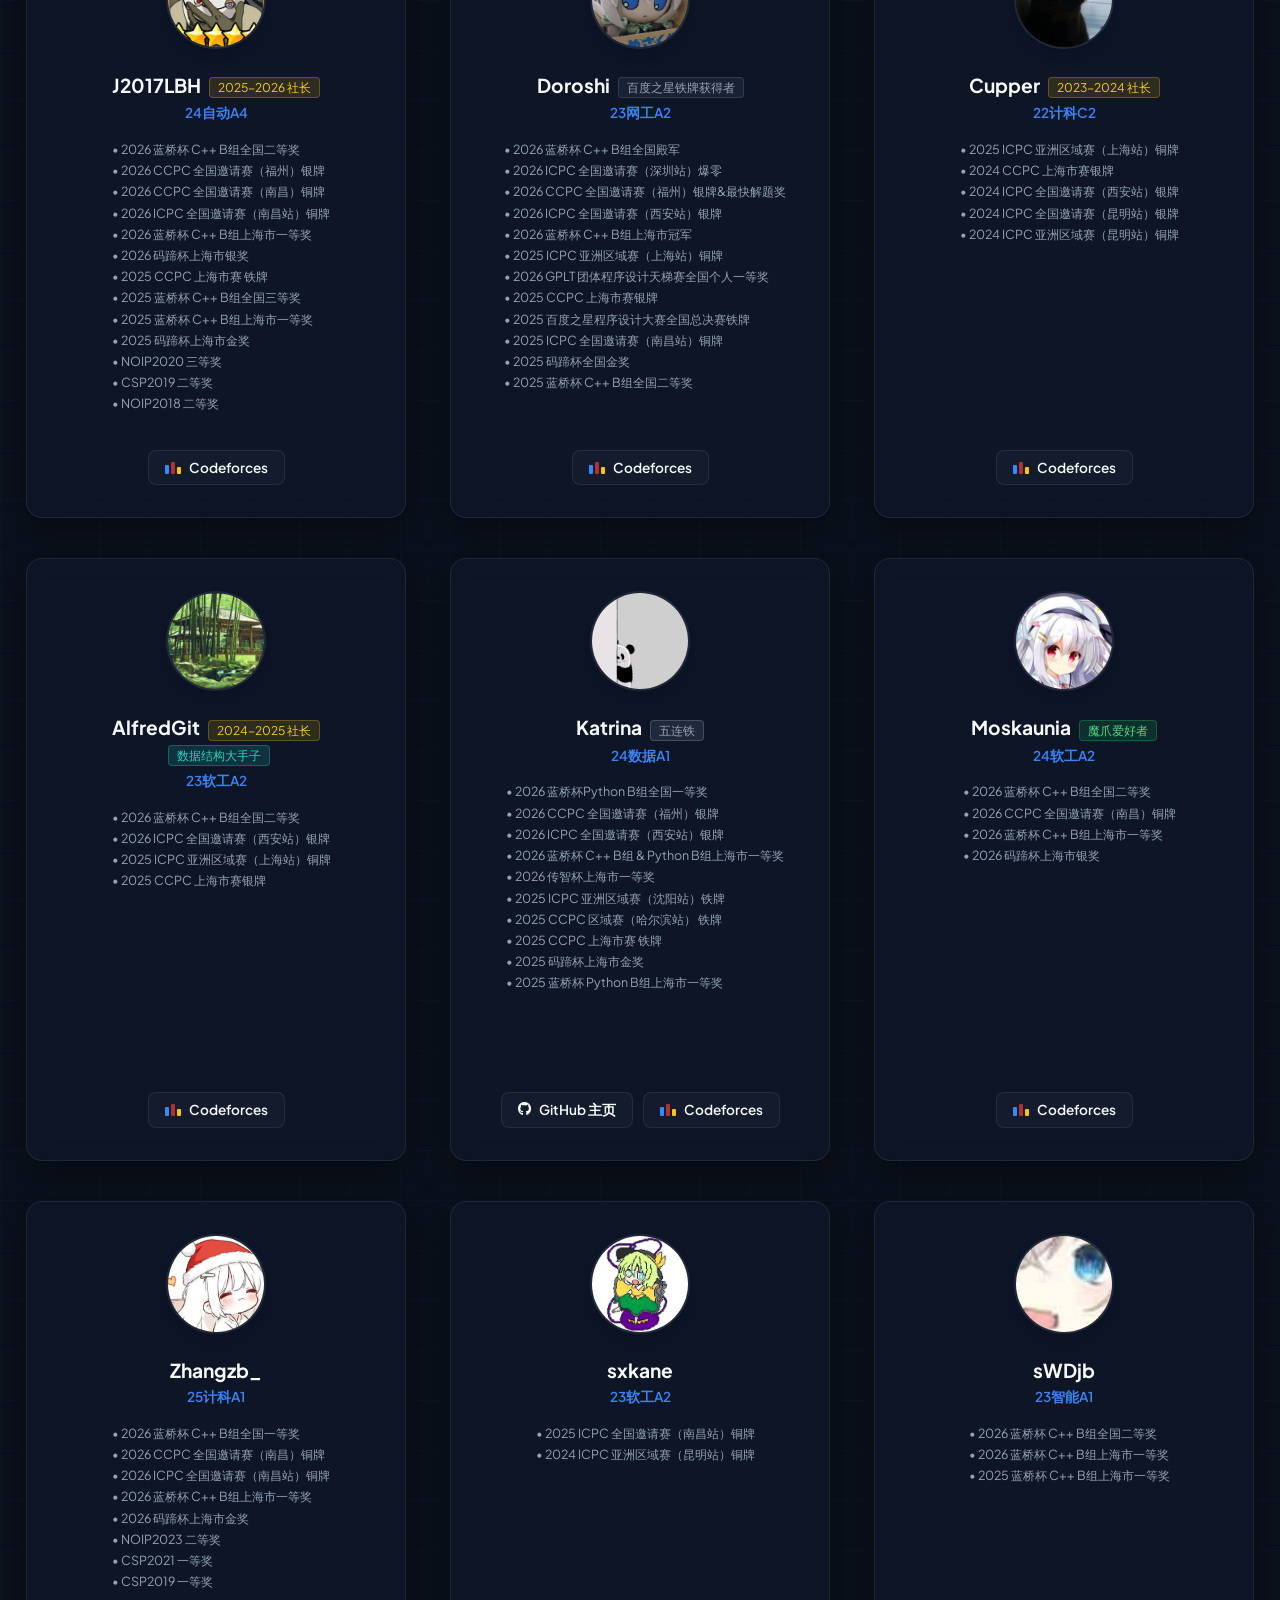
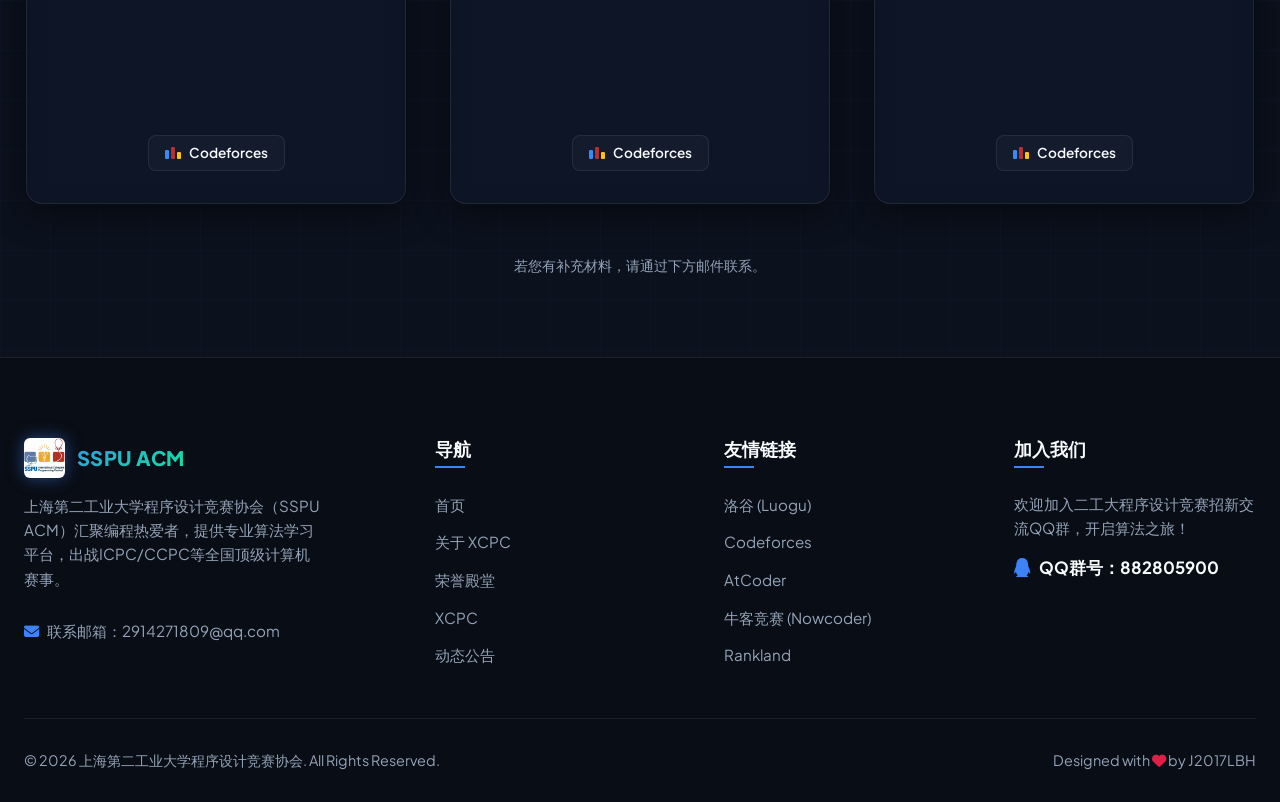
<file: hall_of_fame.html>
<!DOCTYPE html>
<html lang="zh-CN" data-theme="dark">
<head>
    <meta charset="UTF-8">
    <meta name="viewport" content="width=device-width, initial-scale=1.0">
    <meta name="description" content="上海第二工业大学程序设计竞赛协会荣誉殿堂 - 记录我们在各大算法赛事中的辉煌战绩与优秀学长学姐风采。">
    <title>荣誉殿堂 - 上海第二工业大学程序设计竞赛协会</title>
    <!-- Stylesheets -->
    <link rel="stylesheet" href="css/style.css">
    <!-- Font Awesome Icons -->
    <link rel="stylesheet" href="https://cdn.bootcdn.net/ajax/libs/font-awesome/6.4.0/css/all.min.css">
</head>
<body>

    <!-- Header navigation injected by components.js -->
    <div id="header-placeholder"></div>

    <!-- 0. Recent Highlights Section -->
    <section class="highlight-awards-section" id="highlights">
        <div class="container">
            <h2 class="section-title">历史荣誉</h2>
            
            <div class="highlight-awards-grid">
                <!-- Highlight 0: CCPC Fuzhou Invitational (2026-05) -->
                <div class="highlight-award-card glass-card">
                    <div class="highlight-award-img-wrapper">
                        <img src="images/prize/fuzhou.jpg" alt="2026 CCPC 中国大学生程序设计竞赛全国邀请赛（福州）" class="highlight-award-img">
                    </div>
                    <div class="highlight-award-content">
                        <div class="highlight-award-badges">
                            <span class="highlight-award-badge badge-silver">
                                <i class="fas fa-medal"></i> 全国邀请赛 银牌
                            </span>
                            <span class="highlight-award-badge badge-first-solve">
                                <i class="fas fa-bolt"></i> 最快解题奖
                            </span>
                        </div>
                        <h3>2026 CCPC 全国邀请赛（福州）</h3>
                        <p class="highlight-award-desc">何易、罗博航、刘俊威在赛场上并肩作战，以极快的速度完成解题，成功夺得全国邀请赛银牌，并斩获最快解题奖。</p>
                        <div class="highlight-award-meta">
                            <span><i class="fas fa-calendar-alt"></i> 2026年5月</span>
                            <span><i class="fas fa-map-marker-alt"></i> 福州大学</span>
                        </div>
                    </div>
                </div>

                <!-- Highlight 1: CCPC Nanchang Invitational (2026-05) -->
                <div class="highlight-award-card glass-card">
                    <div class="highlight-award-img-wrapper">
                        <img src="images/prize/ccpc_nanchang.png" alt="2026 CCPC 中国大学生程序设计竞赛全国邀请赛（南昌）" class="highlight-award-img">
                    </div>
                    <div class="highlight-award-content">
                        <div class="highlight-award-badges">
                            <span class="highlight-award-badge badge-bronze-inv">
                                <i class="fas fa-medal"></i> 全国邀请赛 铜牌
                            </span>
                        </div>
                        <h3>2026 CCPC 全国邀请赛（南昌）</h3>
                        <p class="highlight-award-desc">本届比赛在南昌大学举办。罗博航、邬恩轶、张志博、何易经过赛场的激烈角逐与团结协作，最终成功夺得全国邀请赛铜牌荣誉。</p>
                        <div class="highlight-award-meta">
                            <span><i class="fas fa-calendar-alt"></i> 2026年5月</span>
                            <span><i class="fas fa-map-marker-alt"></i> 南昌大学</span>
                        </div>
                    </div>
                </div>

                <!-- Highlight 2: Nanchang Invitational (2026-05) -->
                <div class="highlight-award-card glass-card">
                    <div class="highlight-award-img-wrapper">
                        <img src="images/prize/nanchang.png" alt="2026 ICPC 全国邀请赛（南昌站）" class="highlight-award-img">
                    </div>
                    <div class="highlight-award-content">
                        <div class="highlight-award-badges">
                            <span class="highlight-award-badge badge-bronze-inv">
                                <i class="fas fa-medal"></i> 全国邀请赛 铜牌
                            </span>
                        </div>
                        <h3>2026 ICPC 全国邀请赛（南昌站）</h3>
                        <p class="highlight-award-desc">在江西师范大学赛区，罗博航、何易、张志博在激烈的赛程中通力合作，最终成功夺得全国邀请赛铜牌。</p>
                        <div class="highlight-award-meta">
                            <span><i class="fas fa-calendar-alt"></i> 2026年5月</span>
                            <span><i class="fas fa-map-marker-alt"></i> 江西师范大学</span>
                        </div>
                    </div>
                </div>

                <!-- Highlight 3: Xi'an Invitational (2026-05) -->
                <div class="highlight-award-card glass-card">
                    <div class="highlight-award-img-wrapper">
                        <img src="images/prize/xian.png" alt="2026 ICPC 全国邀请赛（西安站）" class="highlight-award-img">
                    </div>
                    <div class="highlight-award-content">
                        <div class="highlight-award-badges">
                            <span class="highlight-award-badge badge-silver">
                                <i class="fas fa-medal"></i> 全国邀请赛 银牌
                            </span>
                        </div>
                        <h3>2026 ICPC 全国邀请赛（西安站）</h3>
                        <p class="highlight-award-desc">在西北工业大学赛区，刘俊威、何易、马韩明轩不畏强手，沉着应战，最终成功斩获全国邀请赛银牌荣誉。</p>
                        <div class="highlight-award-meta">
                            <span><i class="fas fa-calendar-alt"></i> 2026年5月</span>
                            <span><i class="fas fa-map-marker-alt"></i> 西北工业大学</span>
                        </div>
                    </div>
                </div>

                <!-- Highlight 4: Wuhan Invitational (2026-05) -->
                <div class="highlight-award-card glass-card">
                    <div class="highlight-award-img-wrapper">
                        <img src="images/prize/wuhan2026.jpg" alt="2026 ICPC 全国邀请赛（武汉站）" class="highlight-award-img">
                    </div>
                    <div class="highlight-award-content">
                        <div class="highlight-award-badges">
                            <span class="highlight-award-badge badge-honorable">
                                <i class="fas fa-award"></i> 全国邀请赛 荣誉奖
                            </span>
                        </div>
                        <h3>2026 ICPC 全国邀请赛（武汉站）</h3>
                        <p class="highlight-award-desc">在武汉大学，邬恩轶、张家浩、沈政权获得荣誉奖。</p>
                        <div class="highlight-award-meta">
                            <span><i class="fas fa-calendar-alt"></i> 2026年5月</span>
                            <span><i class="fas fa-map-marker-alt"></i> 武汉大学</span>
                        </div>
                    </div>
                </div>

                <!-- Highlight 5: Shanghai Regional (2025-11) -->
                <div class="highlight-award-card glass-card">
                    <div class="highlight-award-img-wrapper">
                        <img src="images/prize/shanghai.jpg" alt="2025 ICPC 亚洲区域赛（上海站）" class="highlight-award-img">
                    </div>
                    <div class="highlight-award-content">
                        <div class="highlight-award-badges">
                            <span class="highlight-award-badge badge-bronze">
                                <i class="fas fa-medal"></i> 亚洲区域赛 铜牌
                            </span>
                        </div>
                        <h3>2025 ICPC 亚洲区域赛（上海站）</h3>
                        <p class="highlight-award-desc">本届比赛在上海大学举办。马韩明轩、何易、马建强在赛场上沉着应战、通力合作，最终成功夺得亚洲区域赛铜牌荣誉，取得了历史性的突破。</p>
                        <div class="highlight-award-meta">
                            <span><i class="fas fa-calendar-alt"></i> 2025年11月</span>
                            <span><i class="fas fa-map-marker-alt"></i> 上海大学</span>
                        </div>
                    </div>
                </div>

                <!-- Highlight 6: CCPC Harbin (2025-11) -->
                <div class="highlight-award-card glass-card">
                    <div class="highlight-award-img-wrapper">
                        <img src="images/prize/harbin.jpg" alt="2025 CCPC（哈尔滨站）" class="highlight-award-img">
                    </div>
                    <div class="highlight-award-content">
                        <div class="highlight-award-badges">
                            <span class="highlight-award-badge badge-honorable">
                                <i class="fas fa-award"></i> 分站赛 荣誉奖
                            </span>
                        </div>
                        <h3>2025 CCPC（哈尔滨站）</h3>
                        <p class="highlight-award-desc">在哈尔滨工业大学赛区，何易、刘俊威、马韩明轩获得荣誉奖。</p>
                        <div class="highlight-award-meta">
                            <span><i class="fas fa-calendar-alt"></i> 2025年11月</span>
                            <span><i class="fas fa-map-marker-alt"></i> 哈尔滨工业大学</span>
                        </div>
                    </div>
                </div>

                <!-- Highlight: 2025 CCPC Shanghai Provincial (2025-05) -->
                <div class="highlight-award-card glass-card">
                    <div class="highlight-award-img-wrapper">
                        <img src="images/prize/ccpc_shanghai2025.jpg" alt="2025 CCPC 上海市赛" class="highlight-award-img">
                    </div>
                    <div class="highlight-award-content">
                        <div class="highlight-award-badges">
                            <span class="highlight-award-badge badge-honorable">
                                <i class="fas fa-award"></i> 上海市赛 荣誉奖
                            </span>
                        </div>
                        <h3>2025 CCPC 上海市赛</h3>
                        <p class="highlight-award-desc">罗博航、刘俊威、邬恩轶组成“进击的奶龙”战队，默契配合、拼搏进取，最终成功夺得上海市赛荣誉奖。</p>
                        <div class="highlight-award-meta">
                            <span><i class="fas fa-calendar-alt"></i> 2025年5月</span>
                            <span><i class="fas fa-map-marker-alt"></i> 上海大学</span>
                        </div>
                    </div>
                </div>

                <!-- Highlight 7: Kunming Regional (2024-11) -->
                <div class="highlight-award-card glass-card">
                    <div class="highlight-award-img-wrapper">
                        <img src="images/prize/kunming.jpg" alt="2024 ICPC 亚洲区域赛（昆明站）" class="highlight-award-img">
                    </div>
                    <div class="highlight-award-content">
                        <div class="highlight-award-badges">
                            <span class="highlight-award-badge badge-bronze">
                                <i class="fas fa-medal"></i> 亚洲区域赛 铜牌
                            </span>
                        </div>
                        <h3>2024 ICPC 亚洲区域赛（昆明站）</h3>
                        <p class="highlight-award-desc">在云南大学赛区，沈序寒、马建强、邓人铭与全国顶级高校同场博弈，拼搏进取，最终夺得亚洲区域赛铜牌荣誉。</p>
                        <div class="highlight-award-meta">
                            <span><i class="fas fa-calendar-alt"></i> 2024年11月</span>
                            <span><i class="fas fa-map-marker-alt"></i> 云南大学</span>
                        </div>
                    </div>
                </div>

                <!-- Highlight 8: Xi'an Invitational (2024-05) -->
                <div class="highlight-award-card glass-card">
                    <div class="highlight-award-img-wrapper">
                        <img src="images/prize/icpc_xian2024.jpg" alt="2024 ICPC 全国邀请赛（西安站）" class="highlight-award-img">
                    </div>
                    <div class="highlight-award-content">
                        <div class="highlight-award-badges">
                            <span class="highlight-award-badge badge-silver">
                                <i class="fas fa-medal"></i> 全国邀请赛 银牌
                            </span>
                        </div>
                        <h3>2024 ICPC 全国邀请赛（西安站）</h3>
                        <p class="highlight-award-desc">胡垚、邓人铭、马建强在西北工业大学赛区并肩作战、沉着迎战，最终成功斩获全国邀请赛银牌荣誉。</p>
                        <div class="highlight-award-meta">
                            <span><i class="fas fa-calendar-alt"></i> 2024年5月</span>
                            <span><i class="fas fa-map-marker-alt"></i> 西北工业大学</span>
                        </div>
                    </div>
                </div>

                <!-- Highlight 9: Kunming Invitational (2024-05) -->
                <div class="highlight-award-card glass-card">
                    <div class="highlight-award-img-wrapper">
                        <img src="images/prize/icpc_kunming2024.jpg" alt="2024 ICPC 全国邀请赛（昆明站）" class="highlight-award-img">
                    </div>
                    <div class="highlight-award-content">
                        <div class="highlight-award-badges">
                            <span class="highlight-award-badge badge-silver">
                                <i class="fas fa-medal"></i> 全国邀请赛 银牌
                            </span>
                        </div>
                        <h3>2024 ICPC 全国邀请赛（昆明站）</h3>
                        <p class="highlight-award-desc">胡垚、邓人铭、马建强在云南大学赛区通力配合、沉着应战，最终成功斩获全国邀请赛银牌。</p>
                        <div class="highlight-award-meta">
                            <span><i class="fas fa-calendar-alt"></i> 2024年5月</span>
                            <span><i class="fas fa-map-marker-alt"></i> 云南大学</span>
                        </div>
                    </div>
                </div>

                <!-- Highlight 10: 2024 CCPC Shanghai Provincial (2024-05) -->
                <div class="highlight-award-card glass-card">
                    <div class="highlight-award-img-wrapper">
                        <img src="images/prize/ccpc_shanghai2024.jpg" alt="2024 CCPC 上海市赛" class="highlight-award-img">
                    </div>
                    <div class="highlight-award-content">
                        <div class="highlight-award-badges">
                            <span class="highlight-award-badge badge-silver">
                                <i class="fas fa-medal"></i> 上海市赛 银牌
                            </span>
                        </div>
                        <h3>2024 CCPC 上海市赛</h3>
                        <p class="highlight-award-desc">在上海大学赛区，胡垚、邓人铭、马建强不畏强手，拼搏进取，最终夺得上海市赛银牌。</p>
                        <div class="highlight-award-meta">
                            <span><i class="fas fa-calendar-alt"></i> 2024年5月</span>
                            <span><i class="fas fa-map-marker-alt"></i> 上海大学</span>
                        </div>
                    </div>
                </div>
            </div>
        </div>
    </section>


    <!-- 2. Alumni & Outstanding Seniors Section -->
    <section class="roadmap-section" id="alumni" style="background: var(--bg-grid-color); padding: 80px 0;">
        <div class="container">
            <h2 class="section-title">指导教师</h2>
            
            <div class="alumni-grid" style="display: flex; justify-content: center; gap: 2.5rem; flex-wrap: wrap; margin-bottom: 60px;">
                <!-- Teacher: Cao Xiaolin -->
                <div class="alumni-card glass-card" style="max-width: 650px; width: 100%;">
                    <div class="alumni-avatar">
                        <img src="images/prize/caoxiaolin.jpg" alt="曹校林" style="width: 100%; height: 100%; object-fit: cover;">
                    </div>
                    <h3>曹校林 <span style="font-size: 0.75rem; padding: 2px 8px; border-radius: 4px; background: rgba(59, 130, 246, 0.15); color: #3b82f6; border: 1px solid rgba(59, 130, 246, 0.3); font-weight: normal; vertical-align: middle; margin-left: 5px; display: inline-block;">指导老师</span></h3>
                    <div class="alumni-title" style="margin-bottom: 15px;">计算机与信息工程学院</div>
                    <p style="color: var(--text-muted); font-size: 0.78rem; margin-bottom: 20px; line-height: 1.7; text-align: left; padding: 0 20px;">
                        • 2010年09月 - 2014年07月 上海第二工业大学软件工程专业获本科学位<br>
                        • 2015年09月 - 2018年12月 华中科技大学计算机技术获硕士学位<br>
                        • 2014年09月 - 至今 上海第二工业大学工作，辅导ACM竞赛
                    </p>
                </div>
            </div>

            <h2 class="section-title">优秀社员风采</h2>
            
            <div class="alumni-grid outstanding-alumni-grid">
                <!-- Member: J2017LBH -->
                <div class="alumni-card glass-card" style="max-width: 380px; width: 100%;">
                    <div class="alumni-avatar">
                        <img src="images/prize/j2017lbh.png" alt="J2017LBH" style="width: 100%; height: 100%; object-fit: cover;">
                    </div>
                    <h3>J2017LBH <span style="font-size: 0.75rem; padding: 2px 8px; border-radius: 4px; background: rgba(234, 179, 8, 0.15); color: #facc15; border: 1px solid rgba(234, 179, 8, 0.3); font-weight: normal; vertical-align: middle; margin-left: 5px; display: inline-block;">2025-2026 社长</span></h3>
                    <div class="alumni-title" style="margin-bottom: 15px;">24自动A4</div>
                    <p style="color: var(--text-muted); font-size: 0.78rem; margin-bottom: 20px; line-height: 1.7; text-align: left; padding-left: 10px;">
                        • 2026 蓝桥杯 C++ B组全国二等奖<br>
                        • 2026 CCPC 全国邀请赛（福州）银牌<br>
                        • 2026 CCPC 全国邀请赛（南昌）铜牌<br>
                        • 2026 ICPC 全国邀请赛（南昌站）铜牌<br>
                        • 2026 蓝桥杯 C++ B组上海市一等奖<br>
                        • 2026 码蹄杯上海市银奖<br>
                        • 2025 CCPC 上海市赛 铁牌<br>
                        • 2025 蓝桥杯 C++ B组全国三等奖<br>
                        • 2025 蓝桥杯 C++ B组上海市一等奖<br>
                        • 2025 码蹄杯上海市金奖<br>
                        • NOIP2020 三等奖<br>
                        • CSP2019 二等奖<br>
                        • NOIP2018 二等奖
                    </p>
                    <div>
                        <a href="https://codeforces.com/profile/J2017LBH" target="_blank" class="alumni-codeforces-btn">
                            <svg viewBox="0 0 24 24" width="16" height="16" style="vertical-align: middle;">
                                <rect x="0" y="7.5" width="6" height="13.5" rx="1.5" fill="#318dff"/>
                                <rect x="9" y="3" width="6" height="18" rx="1.5" fill="#b13030"/>
                                <rect x="18" y="10.5" width="6" height="10.5" rx="1.5" fill="#fec311"/>
                            </svg>
                            Codeforces
                        </a>
                    </div>
                </div>

                <!-- Member: Doroshi -->
                <div class="alumni-card glass-card" style="max-width: 380px; width: 100%;">
                    <div class="alumni-avatar">
                        <img src="images/prize/doroshi.jpg" alt="Doroshi" style="width: 100%; height: 100%; object-fit: cover;">
                    </div>
                    <h3>Doroshi <span style="font-size: 0.75rem; padding: 2px 8px; border-radius: 4px; background: rgba(100, 116, 139, 0.15); color: #94a3b8; border: 1px solid rgba(100, 116, 139, 0.3); font-weight: normal; vertical-align: middle; margin-left: 5px; display: inline-block;">百度之星铁牌获得者</span></h3>
                    <div class="alumni-title" style="margin-bottom: 15px;">23网工A2</div>
                    <p style="color: var(--text-muted); font-size: 0.78rem; margin-bottom: 20px; line-height: 1.7; text-align: left; padding-left: 10px;">
                        • 2026 蓝桥杯 C++ B组全国殿军<br>
                        • 2026 ICPC 全国邀请赛（深圳站）爆零<br>
                        • 2026 CCPC 全国邀请赛（福州）银牌&最快解题奖<br>
                        • 2026 ICPC 全国邀请赛（西安站）银牌<br>
                        • 2026 蓝桥杯 C++ B组上海市冠军<br>
                        • 2025 ICPC 亚洲区域赛（上海站）铜牌<br>
                        • 2026 GPLT 团体程序设计天梯赛全国个人一等奖<br>
                        • 2025 CCPC 上海市赛银牌<br>
                        • 2025 百度之星程序设计大赛全国总决赛铁牌<br>
                        • 2025 ICPC 全国邀请赛（南昌站）铜牌<br>
                        • 2025 码蹄杯全国金奖<br>
                        • 2025 蓝桥杯 C++ B组全国二等奖
                    </p>
                    <div>
                        <a href="https://codeforces.com/profile/Doroshi" target="_blank" class="alumni-codeforces-btn">
                            <svg viewBox="0 0 24 24" width="16" height="16" style="vertical-align: middle;">
                                <rect x="0" y="7.5" width="6" height="13.5" rx="1.5" fill="#318dff"/>
                                <rect x="9" y="3" width="6" height="18" rx="1.5" fill="#b13030"/>
                                <rect x="18" y="10.5" width="6" height="10.5" rx="1.5" fill="#fec311"/>
                            </svg>
                            Codeforces
                        </a>
                    </div>
                </div>

                <!-- Member: Cupper -->
                <div class="alumni-card glass-card" style="max-width: 380px; width: 100%;">
                    <div class="alumni-avatar">
                        <img src="images/prize/cupper.jpg" alt="Cupper" style="width: 100%; height: 100%; object-fit: cover;">
                    </div>
                    <h3>Cupper <span style="font-size: 0.75rem; padding: 2px 8px; border-radius: 4px; background: rgba(234, 179, 8, 0.15); color: #facc15; border: 1px solid rgba(234, 179, 8, 0.3); font-weight: normal; vertical-align: middle; margin-left: 5px; display: inline-block;">2023-2024 社长</span></h3>
                    <div class="alumni-title" style="margin-bottom: 15px;">22计科C2</div>
                    <p style="color: var(--text-muted); font-size: 0.78rem; margin-bottom: 20px; line-height: 1.7; text-align: left; padding-left: 10px;">
                        • 2025 ICPC 亚洲区域赛（上海站）铜牌<br>
                        • 2024 CCPC 上海市赛银牌<br>
                        • 2024 ICPC 全国邀请赛（西安站）银牌<br>
                        • 2024 ICPC 全国邀请赛（昆明站）银牌<br>
                        • 2024 ICPC 亚洲区域赛（昆明站）铜牌
                    </p>
                    <div>
                        <a href="https://codeforces.com/profile/cupper" target="_blank" class="alumni-codeforces-btn">
                            <svg viewBox="0 0 24 24" width="16" height="16" style="vertical-align: middle;">
                                <rect x="0" y="7.5" width="6" height="13.5" rx="1.5" fill="#318dff"/>
                                <rect x="9" y="3" width="6" height="18" rx="1.5" fill="#b13030"/>
                                <rect x="18" y="10.5" width="6" height="10.5" rx="1.5" fill="#fec311"/>
                            </svg>
                            Codeforces
                        </a>
                    </div>
                </div>

                <!-- Member: AlfredGit -->
                <div class="alumni-card glass-card" style="max-width: 380px; width: 100%;">
                    <div class="alumni-avatar">
                        <img src="images/prize/alfredgit.jpg" alt="AlfredGit" style="width: 100%; height: 100%; object-fit: cover;">
                    </div>
                    <h3>AlfredGit <span style="font-size: 0.75rem; padding: 2px 8px; border-radius: 4px; background: rgba(234, 179, 8, 0.15); color: #facc15; border: 1px solid rgba(234, 179, 8, 0.3); font-weight: normal; vertical-align: middle; margin-left: 5px; display: inline-block;">2024-2025 社长</span><span style="font-size: 0.75rem; padding: 2px 8px; border-radius: 4px; background: rgba(45, 212, 191, 0.15); color: #2dd4bf; border: 1px solid rgba(45, 212, 191, 0.3); font-weight: normal; vertical-align: middle; margin-left: 5px; display: inline-block;">数据结构大手子</span></h3>
                    <div class="alumni-title" style="margin-bottom: 15px;">23软工A2</div>
                    <p style="color: var(--text-muted); font-size: 0.78rem; margin-bottom: 20px; line-height: 1.7; text-align: left; padding-left: 10px;">
                        • 2026 蓝桥杯 C++ B组全国二等奖<br>
                        • 2026 ICPC 全国邀请赛（西安站）银牌<br>
                        • 2025 ICPC 亚洲区域赛（上海站）铜牌<br>
                        • 2025 CCPC 上海市赛银牌
                    </p>
                    <div>
                        <a href="https://codeforces.com/profile/AlfredGit" target="_blank" class="alumni-codeforces-btn">
                            <svg viewBox="0 0 24 24" width="16" height="16" style="vertical-align: middle;">
                                <rect x="0" y="7.5" width="6" height="13.5" rx="1.5" fill="#318dff"/>
                                <rect x="9" y="3" width="6" height="18" rx="1.5" fill="#b13030"/>
                                <rect x="18" y="10.5" width="6" height="10.5" rx="1.5" fill="#fec311"/>
                            </svg>
                            Codeforces
                        </a>
                    </div>
                </div>

                <!-- Member: Katrina -->
                <div class="alumni-card glass-card" style="max-width: 380px; width: 100%;">
                    <div class="alumni-avatar">
                        <img src="images/prize/liujunwei.jpg" alt="Katrina" style="width: 100%; height: 100%; object-fit: cover;">
                    </div>
                    <h3>Katrina <span style="font-size: 0.75rem; padding: 2px 8px; border-radius: 4px; background: rgba(148, 163, 184, 0.15); color: #94a3b8; border: 1px solid rgba(148, 163, 184, 0.3); font-weight: normal; vertical-align: middle; margin-left: 5px; display: inline-block;">五连铁</span></h3>
                    <div class="alumni-title" style="margin-bottom: 15px;">24数据A1</div>
                    <p style="color: var(--text-muted); font-size: 0.78rem; margin-bottom: 20px; line-height: 1.7; text-align: left; padding-left: 10px;">
                        • 2026 蓝桥杯Python B组全国一等奖<br>
                        • 2026 CCPC 全国邀请赛（福州）银牌<br>
                        • 2026 ICPC 全国邀请赛（西安站）银牌<br>
                        • 2026 蓝桥杯 C++ B组 & Python B组上海市一等奖<br>
                        • 2026 传智杯上海市一等奖<br>
                        • 2025 ICPC 亚洲区域赛（沈阳站）铁牌<br>
                        • 2025 CCPC 区域赛（哈尔滨站） 铁牌<br>
                        • 2025 CCPC 上海市赛 铁牌<br>
                        • 2025 码蹄杯上海市金奖<br>
                        • 2025 蓝桥杯 Python B组上海市一等奖
                    </p>
                    <div style="display: flex; gap: 10px; justify-content: center; flex-wrap: wrap;">
                        <a href="https://github.com/Katrina55553" target="_blank" class="alumni-github-btn" style="margin-top: 10px;">
                            <i class="fab fa-github"></i> GitHub 主页
                        </a>
                        <a href="https://codeforces.com/profile/Katrina55553" target="_blank" class="alumni-codeforces-btn" style="margin-top: 10px;">
                            <svg viewBox="0 0 24 24" width="16" height="16" style="vertical-align: middle;">
                                <rect x="0" y="7.5" width="6" height="13.5" rx="1.5" fill="#318dff"/>
                                <rect x="9" y="3" width="6" height="18" rx="1.5" fill="#b13030"/>
                                <rect x="18" y="10.5" width="6" height="10.5" rx="1.5" fill="#fec311"/>
                            </svg>
                            Codeforces
                        </a>
                    </div>
                </div>

                <!-- Member: Moskaunia -->
                <div class="alumni-card glass-card" style="max-width: 380px; width: 100%;">
                    <div class="alumni-avatar">
                        <img src="images/prize/moskaunia.jpg" alt="Moskaunia" style="width: 100%; height: 100%; object-fit: cover;">
                    </div>
                    <h3>Moskaunia <span style="font-size: 0.75rem; padding: 2px 8px; border-radius: 4px; background: rgba(34, 197, 94, 0.15); color: #4ade80; border: 1px solid rgba(34, 197, 94, 0.3); font-weight: normal; vertical-align: middle; margin-left: 5px; display: inline-block;">魔爪爱好者</span></h3>
                    <div class="alumni-title" style="margin-bottom: 15px;">24软工A2</div>
                    <p style="color: var(--text-muted); font-size: 0.78rem; margin-bottom: 20px; line-height: 1.7; text-align: left; padding-left: 10px;">
                        • 2026 蓝桥杯 C++ B组全国二等奖<br>
                        • 2026 CCPC 全国邀请赛（南昌）铜牌<br>
                        • 2026 蓝桥杯 C++ B组上海市一等奖<br>
                        • 2026 码蹄杯上海市银奖
                    </p>
                    <div>
                        <a href="https://codeforces.com/profile/Moskaunia" target="_blank" class="alumni-codeforces-btn">
                            <svg viewBox="0 0 24 24" width="16" height="16" style="vertical-align: middle;">
                                <rect x="0" y="7.5" width="6" height="13.5" rx="1.5" fill="#318dff"/>
                                <rect x="9" y="3" width="6" height="18" rx="1.5" fill="#b13030"/>
                                <rect x="18" y="10.5" width="6" height="10.5" rx="1.5" fill="#fec311"/>
                            </svg>
                            Codeforces
                        </a>
                    </div>
                </div>

                <!-- Member: Zhangzb_ -->
                <div class="alumni-card glass-card" style="max-width: 380px; width: 100%;">
                    <div class="alumni-avatar">
                        <img src="images/prize/zhangzb.jpg" alt="Zhangzb_" style="width: 100%; height: 100%; object-fit: cover;">
                    </div>
                    <h3>Zhangzb_</h3>
                    <div class="alumni-title" style="margin-bottom: 15px;">25计科A1</div>
                    <p style="color: var(--text-muted); font-size: 0.78rem; margin-bottom: 20px; line-height: 1.7; text-align: left; padding-left: 10px;">
                        • 2026 蓝桥杯 C++ B组全国一等奖<br>
                        • 2026 CCPC 全国邀请赛（南昌）铜牌<br>
                        • 2026 ICPC 全国邀请赛（南昌站）铜牌<br>
                        • 2026 蓝桥杯 C++ B组上海市一等奖<br>
                        • 2026 码蹄杯上海市金奖<br>
                        • NOIP2023 二等奖<br>
                        • CSP2021 一等奖<br>
                        • CSP2019 一等奖
                    </p>
                    <div>
                        <a href="https://codeforces.com/profile/Zhangzb_" target="_blank" class="alumni-codeforces-btn">
                            <svg viewBox="0 0 24 24" width="16" height="16" style="vertical-align: middle;">
                                <rect x="0" y="7.5" width="6" height="13.5" rx="1.5" fill="#318dff"/>
                                <rect x="9" y="3" width="6" height="18" rx="1.5" fill="#b13030"/>
                                <rect x="18" y="10.5" width="6" height="10.5" rx="1.5" fill="#fec311"/>
                            </svg>
                            Codeforces
                        </a>
                    </div>
                </div>

                <!-- Member: sxkane -->
                <div class="alumni-card glass-card" style="max-width: 380px; width: 100%;">
                    <div class="alumni-avatar">
                        <img src="images/prize/sxkane.jpg" alt="sxkane" style="width: 100%; height: 100%; object-fit: cover;">
                    </div>
                    <h3>sxkane</h3>
                    <div class="alumni-title" style="margin-bottom: 15px;">23软工A2</div>
                    <p style="color: var(--text-muted); font-size: 0.78rem; margin-bottom: 20px; line-height: 1.7; text-align: left; padding-left: 10px;">
                        • 2025 ICPC 全国邀请赛（南昌站）铜牌<br>
                        • 2024 ICPC 亚洲区域赛（昆明站）铜牌
                    </p>
                    <div>
                        <a href="https://codeforces.com/profile/sxkane" target="_blank" class="alumni-codeforces-btn">
                            <svg viewBox="0 0 24 24" width="16" height="16" style="vertical-align: middle;">
                                <rect x="0" y="7.5" width="6" height="13.5" rx="1.5" fill="#318dff"/>
                                <rect x="9" y="3" width="6" height="18" rx="1.5" fill="#b13030"/>
                                <rect x="18" y="10.5" width="6" height="10.5" rx="1.5" fill="#fec311"/>
                            </svg>
                            Codeforces
                        </a>
                    </div>
                </div>

                <!-- Member: sWDjb -->
                <div class="alumni-card glass-card" style="max-width: 380px; width: 100%;">
                    <div class="alumni-avatar">
                        <img src="images/prize/swdjb.jpg" alt="sWDjb" style="width: 100%; height: 100%; object-fit: cover;">
                    </div>
                    <h3>sWDjb</h3>
                    <div class="alumni-title" style="margin-bottom: 15px;">23智能A1</div>
                    <p style="color: var(--text-muted); font-size: 0.78rem; margin-bottom: 20px; line-height: 1.7; text-align: left; padding-left: 10px;">
                        • 2026 蓝桥杯 C++ B组全国二等奖<br>
                        • 2026 蓝桥杯 C++ B组上海市一等奖<br>
                        • 2025 蓝桥杯 C++ B组上海市一等奖
                    </p>
                    <div>
                        <a href="https://codeforces.com/profile/swdjb" target="_blank" class="alumni-codeforces-btn">
                            <svg viewBox="0 0 24 24" width="16" height="16" style="vertical-align: middle;">
                                <rect x="0" y="7.5" width="6" height="13.5" rx="1.5" fill="#318dff"/>
                                <rect x="9" y="3" width="6" height="18" rx="1.5" fill="#b13030"/>
                                <rect x="18" y="10.5" width="6" height="10.5" rx="1.5" fill="#fec311"/>
                            </svg>
                            Codeforces
                        </a>
                    </div>
                </div>
            </div>

            <!-- Note about supplementary materials -->
            <div style="text-align: center; margin-top: 50px; color: var(--text-muted); font-size: 0.9rem;">
                <p>若您有补充材料，请通过下方邮件联系。</p>
            </div>
        </div>
    </section>

    <!-- Footer placeholder injected by components.js -->
    <div id="footer-placeholder"></div>

    <!-- Scripts -->
    <script src="js/components.js"></script>
    <script src="js/main.js"></script>
</body>
</html>
</file>
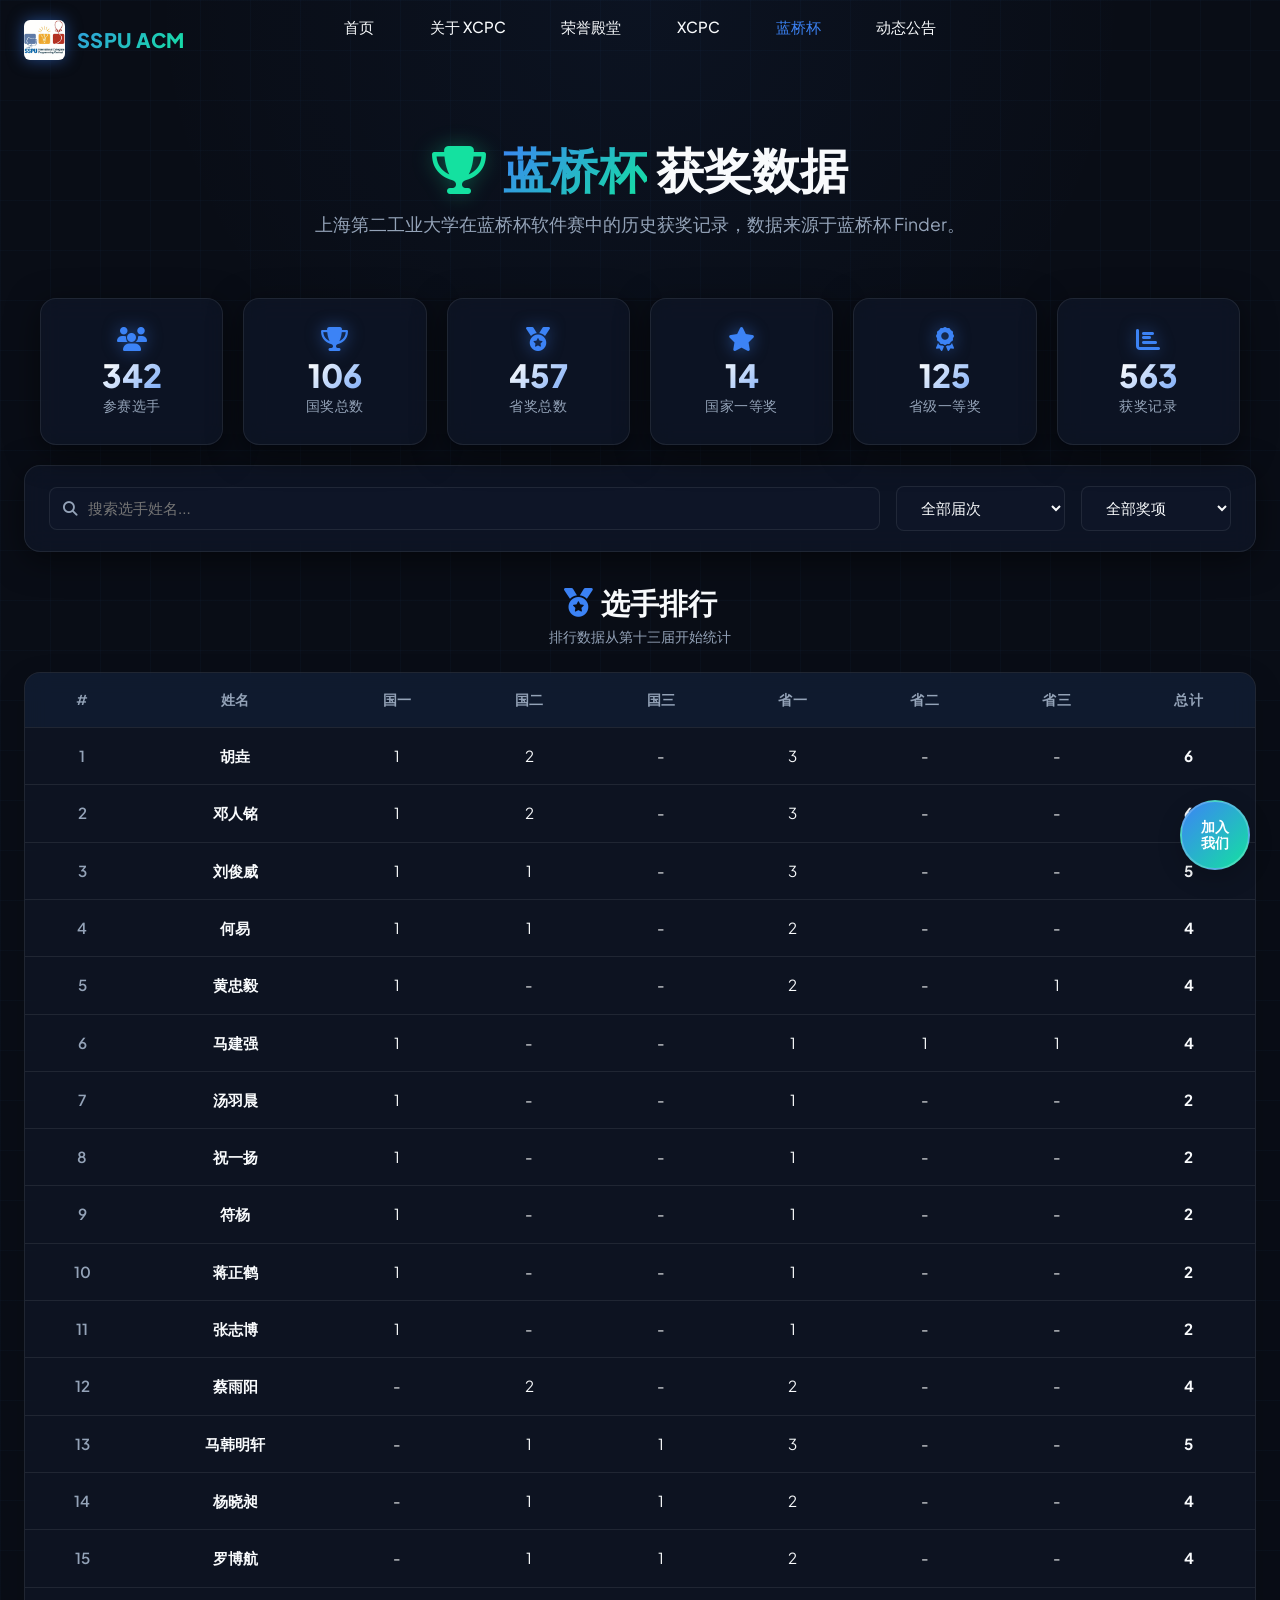
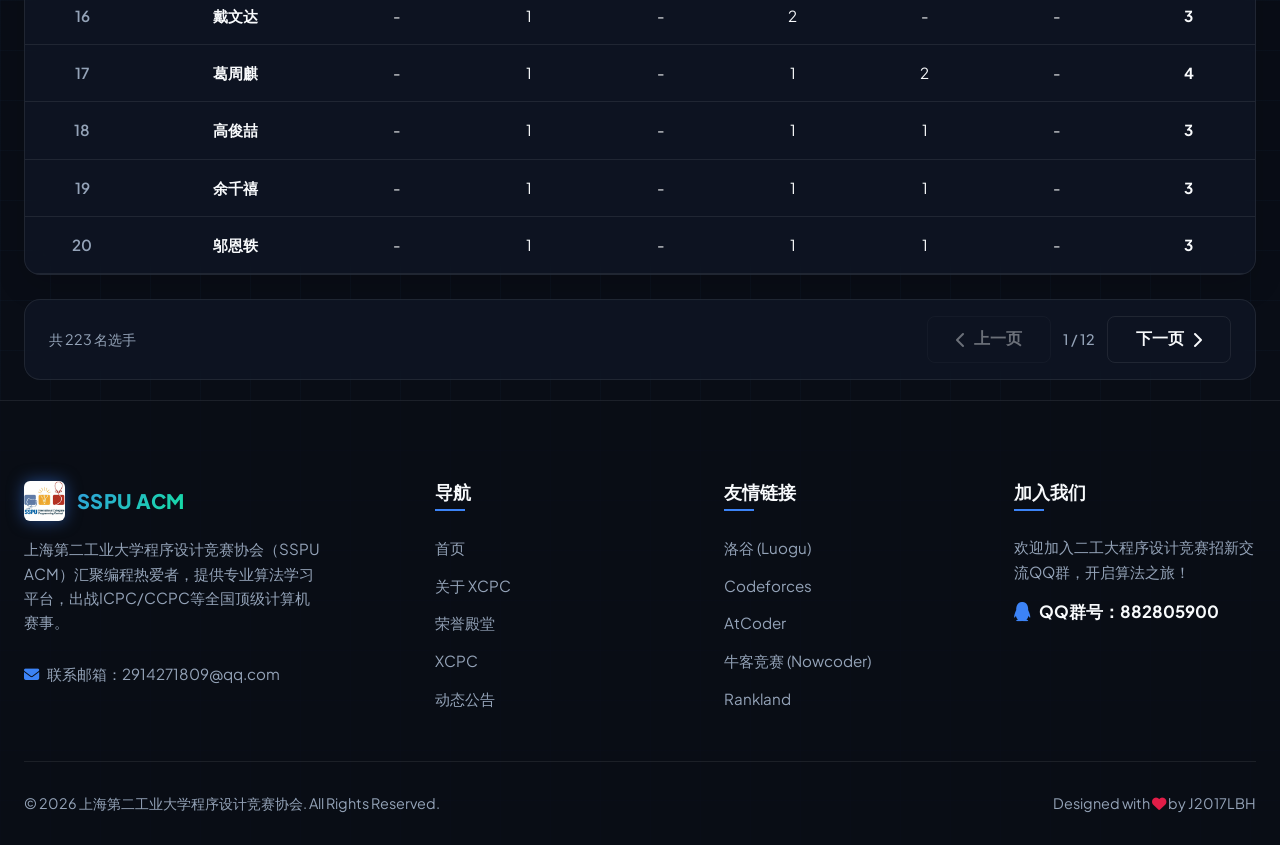
<file: lanqiao.html>
<!DOCTYPE html>
<html lang="zh-CN" data-theme="dark">
<head>
    <meta charset="UTF-8">
    <meta name="viewport" content="width=device-width, initial-scale=1.0">
    <meta name="description" content="上海第二工业大学蓝桥杯软件赛获奖数据 — SSPU ACM 蓝桥杯战绩统计与选手排行。">
    <meta name="keywords" content="上海第二工业大学, SSPU, 蓝桥杯, 获奖, 程序设计竞赛">
    <title>蓝桥杯获奖数据 - SSPU ACM</title>
    <link rel="stylesheet" href="css/style.css">
    <link rel="stylesheet" href="https://cdn.bootcdn.net/ajax/libs/font-awesome/6.4.0/css/all.min.css">
</head>
<body>

    <div id="header-placeholder"></div>

    <!-- Hero Section -->
    <section class="lanqiao-hero">
        <div class="container">
            <div class="lanqiao-hero-content">
                <h1><i class="fas fa-trophy"></i> <span>蓝桥杯</span> 获奖数据</h1>
                <p>上海第二工业大学在蓝桥杯软件赛中的历史获奖记录，数据来源于蓝桥杯 Finder。</p>
            </div>
        </div>
    </section>

    <!-- 统计概览 -->
    <section class="lanqiao-section stats-section">
        <div class="container">
            <div class="stats-grid" id="lanqiao-stats"></div>
        </div>
    </section>

    <!-- 筛选与搜索 -->
    <section class="lanqiao-section filter-section">
        <div class="container">
            <div class="glass-card lanqiao-filter-card">
                <div class="lanqiao-filter-flex">
                    <div class="lanqiao-search-wrap">
                        <i class="fas fa-search"></i>
                        <input type="text" id="lanqiao-search" placeholder="搜索选手姓名...">
                    </div>
                    <select id="lanqiao-edition-filter">
                        <option value="">全部届次</option>
                    </select>
                    <select id="lanqiao-award-filter">
                        <option value="">全部奖项</option>
                        <option value="nationalFirst">国一</option>
                        <option value="nationalSecond">国二</option>
                        <option value="nationalThird">国三</option>
                        <option value="provincialFirst">省一</option>
                        <option value="provincialSecond">省二</option>
                        <option value="provincialThird">省三</option>
                    </select>
                </div>
            </div>

            <!-- 选手排行榜 -->
            <div class="section-header">
                <h2><i class="fas fa-medal"></i> 选手排行</h2>
                <p class="section-subtitle">排行数据从第十三届开始统计</p>
            </div>
            <div class="table-wrap">
                <table class="lanqiao-table" id="lanqiao-table">
                     <thead>
                        <tr>
                            <th>#</th>
                            <th>姓名</th>
                            <th class="sortable" data-sort="nationalFirst">国一</th>
                            <th class="sortable" data-sort="nationalSecond">国二</th>
                            <th class="sortable" data-sort="nationalThird">国三</th>
                            <th class="sortable" data-sort="provincialFirst">省一</th>
                            <th class="sortable" data-sort="provincialSecond">省二</th>
                            <th class="sortable" data-sort="provincialThird">省三</th>
                            <th class="sortable" data-sort="total">总计</th>
                        </tr>
                    </thead>
                    <tbody id="lanqiao-body"></tbody>
                </table>
            </div>

            <!-- 分页 -->
            <div class="pagination-bar" id="lanqiao-pagination">
                <div class="pagination-summary" id="lanqiao-page-summary"></div>
                <div class="pagination-controls">
                    <button class="btn btn-secondary" id="lanqiao-prev"><i class="fas fa-chevron-left"></i> 上一页</button>
                    <span id="lanqiao-page-info"></span>
                    <button class="btn btn-secondary" id="lanqiao-next">下一页 <i class="fas fa-chevron-right"></i></button>
                </div>
            </div>
        </div>
    </section>

    <!-- 选手详情模态框 -->
    <div id="lanqiao-modal" class="modal-overlay" style="display: none;">
        <div class="glass-card modal-content">
            <div class="modal-header">
                <h3 id="modal-name"></h3>
                <button class="modal-close" id="modal-close"><i class="fas fa-xmark"></i></button>
            </div>
            <div class="modal-body">
                <div class="stats-strip" id="modal-stats"></div>
                <div class="table-wrap">
                    <table class="lanqiao-detail-table">
                        <thead>
                            <tr>
                                <th>届次</th>
                                <th>赛段</th>
                                <th>赛区</th>
                                <th>排名</th>
                                <th>科目</th>
                                <th>奖项</th>
                            </tr>
                        </thead>
                        <tbody id="modal-records"></tbody>
                    </table>
                </div>
            </div>
        </div>
    </div>

    <div id="footer-placeholder"></div>

    <script src="js/components.js"></script>
    <script src="js/lanqiao.js"></script>
</body>
</html>
</file>
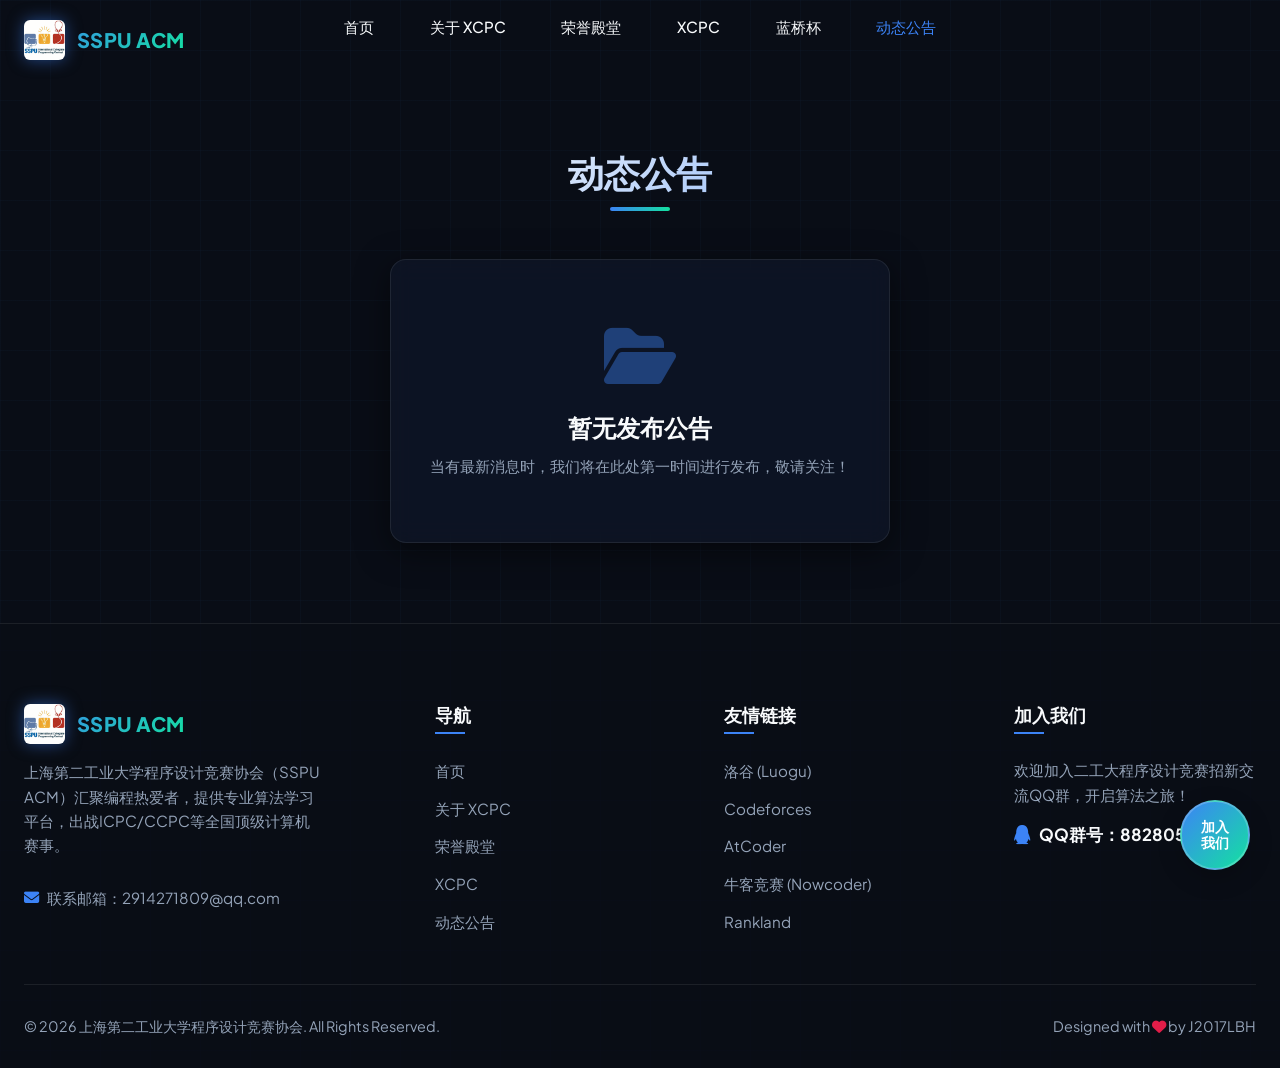
<file: news.html>
<!DOCTYPE html>
<html lang="zh-CN" data-theme="dark">
<head>
    <meta charset="UTF-8">
    <meta name="viewport" content="width=device-width, initial-scale=1.0">
    <meta name="description" content="上海第二工业大学程序设计竞赛协会动态公告 - 了解协会招新宣讲、赛事组织、训练安排及学术讲座最新动态。">
    <title>动态公告 - 上海第二工业大学程序设计竞赛协会</title>
    <!-- Stylesheets -->
    <link rel="stylesheet" href="css/style.css">
    <!-- Font Awesome Icons -->
    <link rel="stylesheet" href="https://cdn.bootcdn.net/ajax/libs/font-awesome/6.4.0/css/all.min.css">
</head>
<body>

    <!-- Header navigation injected by components.js -->
    <div id="header-placeholder"></div>

    <!-- 1. News Page Header & Filters -->
    <section class="news-page-section" id="news-archive">
        <div class="container">
            <h2 class="section-title">动态公告</h2>
            
            <!-- News Cards Grid -->
            <div class="news-grid" id="news-archive-grid" style="display: flex; justify-content: center; width: 100%;">
                <div class="glass-card" style="text-align: center; max-width: 500px; padding: 4rem 2rem; margin: 0 auto; width: 100%;">
                    <i class="fas fa-folder-open" style="font-size: 4rem; color: var(--primary-color); opacity: 0.4; margin-bottom: 1.5rem;"></i>
                    <h3 style="font-size: 1.5rem; margin-bottom: 0.75rem;">暂无发布公告</h3>
                    <p style="color: var(--text-muted); font-size: 0.95rem; line-height: 1.6; margin: 0;">当有最新消息时，我们将在此处第一时间进行发布，敬请关注！</p>
                </div>
            </div>
        </div>
    </section>

    <!-- Footer placeholder injected by components.js -->
    <div id="footer-placeholder"></div>

    <!-- Scripts -->
    <script src="js/components.js"></script>
    <script src="js/main.js"></script>
</body>
</html>
</file>
<file: css/style.css>
/* 
 * SSPU Programming Contest Association Design System
 * Author: Antigravity
 * School: Shanghai Second Polytechnic University (上海第二工业大学)
 */

@import url('https://fonts.googleapis.com/css2?family=Outfit:wght@300;400;500;600;700;800&family=Plus+Jakarta+Sans:wght@300;400;500;600;700;800&display=swap');

/* --- Root variables and themes --- */
:root {
    /* Color Palette */
    --sspu-blue-base: 217, 91%, 60%; /* #3b82f6 equivalent HSL */
    --sspu-green-base: 161, 84%, 48%; /* #10b981 equivalent HSL */
    
    --transition-speed: 0.3s;
    --border-radius-sm: 8px;
    --border-radius-md: 16px;
    --border-radius-lg: 24px;
    --max-width: 1280px;

    /* Font Setup */
    --font-primary: 'Plus Jakarta Sans', 'Outfit', -apple-system, BlinkMacSystemFont, 'Segoe UI', Roboto, 'Helvetica Neue', Arial, sans-serif;
}

/* Dark Theme (Default) */
[data-theme="dark"], :root:not([data-theme="light"]) {
    --bg-color: #090d16;
    --bg-grid-color: rgba(59, 130, 246, 0.03);
    --card-bg: rgba(17, 24, 39, 0.7);
    --card-bg-hover: rgba(23, 31, 50, 0.85);
    --navbar-bg: rgba(9, 13, 22, 0.8);
    --text-color: #f8fafc;
    --text-muted: #94a3b8;
    --primary-color: hsl(var(--sspu-blue-base));
    --primary-glow: rgba(59, 130, 246, 0.5);
    --accent-color: hsl(var(--sspu-green-base));
    --accent-glow: rgba(16, 185, 129, 0.4);
    --border-color: rgba(255, 255, 255, 0.08);
    --border-hover: rgba(59, 130, 246, 0.3);
    --shadow-color: rgba(0, 0, 0, 0.5);
    --shadow-glow: 0 0 25px rgba(59, 130, 246, 0.15);
    --input-bg: rgba(15, 23, 42, 0.8);
    --visualizer-bar-bg: #1e293b;
    --visualizer-bar-active: hsl(var(--sspu-green-base));
    --visualizer-bar-compare: #e11d48;
}

/* Light Theme */
[data-theme="light"] {
    --bg-color: #f8fafc;
    --bg-grid-color: rgba(29, 78, 216, 0.02);
    --card-bg: rgba(255, 255, 255, 0.8);
    --card-bg-hover: rgba(255, 255, 255, 0.95);
    --navbar-bg: rgba(248, 250, 252, 0.85);
    --text-color: #0f172a;
    --text-muted: #64748b;
    --primary-color: #1d4ed8; /* Darker SSPU Blue for contrast */
    --primary-glow: rgba(29, 78, 216, 0.2);
    --accent-color: #059669; /* Darker green */
    --accent-glow: rgba(5, 150, 105, 0.25);
    --border-color: rgba(15, 23, 42, 0.08);
    --border-hover: rgba(29, 78, 216, 0.3);
    --shadow-color: rgba(15, 23, 42, 0.06);
    --shadow-glow: 0 15px 30px rgba(29, 78, 216, 0.05);
    --input-bg: #ffffff;
    --visualizer-bar-bg: #e2e8f0;
    --visualizer-bar-active: #059669;
    --visualizer-bar-compare: #dc2626;
}

html {
    overflow-x: hidden;
}

/* --- Reset & Global styles --- */
* {
    margin: 0;
    padding: 0;
    box-sizing: border-box;
    scroll-behavior: smooth;
}

body {
    background-color: var(--bg-color);
    color: var(--text-color);
    font-family: var(--font-primary);
    line-height: 1.6;
    overflow-x: hidden;
    transition: background-color var(--transition-speed) ease, color var(--transition-speed) ease;
    /* Grid background effect */
    background-image: 
        linear-gradient(var(--bg-grid-color) 1px, transparent 1px),
        linear-gradient(90deg, var(--bg-grid-color) 1px, transparent 1px);
    background-size: 50px 50px;
}

a {
    color: inherit;
    text-decoration: none;
    transition: color var(--transition-speed) ease;
}

img {
    max-width: 100%;
    height: auto;
}

ul {
    list-style: none;
}

.container {
    width: 100%;
    max-width: var(--max-width);
    margin: 0 auto;
    padding: 0 24px;
}

/* --- Typography --- */
h1, h2, h3, h4, h5, h6 {
    font-weight: 700;
    line-height: 1.25;
}

.section-title {
    font-size: 2.25rem;
    text-align: center;
    margin-bottom: 3rem;
    position: relative;
    background: linear-gradient(135deg, var(--text-color) 30%, var(--primary-color));
    -webkit-background-clip: text;
    -webkit-text-fill-color: transparent;
}

.section-title::after {
    content: '';
    display: block;
    width: 60px;
    height: 4px;
    background: linear-gradient(90deg, var(--primary-color), var(--accent-color));
    margin: 0.75rem auto 0;
    border-radius: 2px;
}

/* --- Reusable Components --- */

/* Glassmorphism card */
.glass-card {
    background: var(--card-bg);
    border: 1px solid var(--border-color);
    border-radius: var(--border-radius-md);
    padding: 2rem;
    box-shadow: 0 8px 32px 0 var(--shadow-color);
    backdrop-filter: blur(12px) saturate(180%);
    -webkit-backdrop-filter: blur(12px) saturate(180%);
    transition: transform 0.4s cubic-bezier(0.165, 0.84, 0.44, 1),
                border-color var(--transition-speed) ease,
                box-shadow 0.4s ease;
}

.glass-card:hover {
    transform: translateY(-5px);
    border-color: var(--border-hover);
    box-shadow: var(--shadow-glow);
    background: var(--card-bg-hover);
}

/* Modern Button */
.btn {
    display: inline-flex;
    align-items: center;
    justify-content: center;
    gap: 8px;
    padding: 12px 28px;
    font-size: 1rem;
    font-weight: 600;
    border-radius: var(--border-radius-sm);
    cursor: pointer;
    transition: all var(--transition-speed) cubic-bezier(0.4, 0, 0.2, 1);
    border: none;
    outline: none;
}

.btn-primary {
    background: linear-gradient(135deg, var(--primary-color), #2563eb);
    color: #ffffff;
    box-shadow: 0 4px 15px rgba(59, 130, 246, 0.3);
}

.btn-primary:hover {
    transform: translateY(-2px);
    box-shadow: 0 8px 25px rgba(59, 130, 246, 0.5);
    background: linear-gradient(135deg, #2563eb, #1d4ed8);
}

.btn-secondary {
    background: transparent;
    color: var(--text-color);
    border: 1px solid var(--border-color);
}

.btn-secondary:hover {
    background: rgba(255, 255, 255, 0.05);
    border-color: var(--primary-color);
    transform: translateY(-2px);
}

/* Header & Navbar */
header {
    position: fixed;
    top: 0;
    left: 0;
    width: 100%;
    z-index: 1000;
    transition: all 0.4s ease;
}

.navbar {
    display: flex;
    justify-content: space-between;
    align-items: center;
    padding: 20px 0;
    transition: padding 0.4s ease;
    position: relative;
}

header.scrolled {
    background: var(--navbar-bg);
    box-shadow: 0 4px 30px var(--shadow-color);
    backdrop-filter: blur(12px);
    -webkit-backdrop-filter: blur(12px);
    border-bottom: 1px solid var(--border-color);
}

header.scrolled .navbar {
    padding: 12px 0;
}

.logo {
    display: flex;
    align-items: center;
    gap: 12px;
    font-size: 1.25rem;
    font-weight: 800;
    letter-spacing: 0.5px;
    background: linear-gradient(135deg, var(--primary-color), var(--accent-color));
    -webkit-background-clip: text;
    -webkit-text-fill-color: transparent;
}

.logo img {
    height: 40px;
    width: auto;
    filter: drop-shadow(0 0 8px var(--primary-glow));
}

.nav-menu {
    display: flex;
    align-items: center;
    gap: 2rem;
}

@media (min-width: 769px) {
    .nav-menu {
        position: absolute;
        left: 50%;
        transform: translateX(-50%);
    }
}

.nav-link {
    font-weight: 500;
    font-size: 0.95rem;
    padding: 6px 12px;
    border-radius: var(--border-radius-sm);
    position: relative;
}

.nav-link::after {
    content: '';
    position: absolute;
    bottom: 0;
    left: 12px;
    width: 0;
    height: 2px;
    background: linear-gradient(90deg, var(--primary-color), var(--accent-color));
    transition: width var(--transition-speed) ease;
}

.nav-link:hover, .nav-link.active {
    color: var(--primary-color);
}

.nav-link:hover::after, .nav-link.active::after {
    width: calc(100% - 24px);
}

.nav-actions {
    display: flex;
    align-items: center;
    gap: 1.5rem;
}

/* Theme Toggle Button */
.theme-toggle-btn {
    background: none;
    border: none;
    color: var(--text-color);
    font-size: 1.25rem;
    cursor: pointer;
    width: 40px;
    height: 40px;
    border-radius: 50%;
    display: flex;
    align-items: center;
    justify-content: center;
    border: 1px solid var(--border-color);
    transition: all var(--transition-speed) ease;
}

.theme-toggle-btn:hover {
    border-color: var(--primary-color);
    color: var(--primary-color);
    background: rgba(59, 130, 246, 0.05);
}

.theme-toggle-btn .fa-sun {
    display: none;
}

[data-theme="light"] .theme-toggle-btn .fa-sun {
    display: block;
}

[data-theme="light"] .theme-toggle-btn .fa-moon {
    display: none;
}

/* Mobile Nav Toggle */
.mobile-nav-toggle {
    display: none;
    background: none;
    border: none;
    color: var(--text-color);
    font-size: 1.5rem;
    cursor: pointer;
}

/* Hero Section */
.hero-section {
    padding-top: 160px;
    padding-bottom: 80px;
    min-height: 90vh;
    display: flex;
    align-items: center;
    position: relative;
    overflow: hidden;
}

.hero-grid {
    display: grid;
    grid-template-columns: 1.1fr 0.9fr;
    gap: 4rem;
    align-items: center;
}

.hero-text h1 {
    font-size: 3.5rem;
    font-weight: 800;
    line-height: 1.15;
    margin-bottom: 1.5rem;
}

.hero-text h1 span {
    background: linear-gradient(135deg, var(--primary-color), var(--accent-color));
    -webkit-background-clip: text;
    -webkit-text-fill-color: transparent;
}

.hero-text p {
    font-size: 1.15rem;
    color: var(--text-muted);
    margin-bottom: 2.5rem;
    max-width: 550px;
}

.hero-cta {
    display: flex;
    gap: 1rem;
}

.hero-media {
    position: relative;
    display: flex;
    justify-content: center;
    align-items: center;
}

.hero-image-wrapper {
    position: relative;
    width: 100%;
    max-width: 480px;
    height: 480px;
    border-radius: var(--border-radius-lg);
    overflow: hidden;
    border: 1px solid var(--border-color);
    box-shadow: 0 20px 50px var(--shadow-color);
}

/* Slideshow */
.slideshow-container {
    width: 100%;
    height: 100%;
    position: relative;
}

.slide {
    display: none;
    width: 100%;
    height: 100%;
}

.slide img {
    width: 100%;
    height: 100%;
    object-fit: cover;
}

.fade {
    animation-name: fadeEffect;
    animation-duration: 1.5s;
}

@keyframes fadeEffect {
    from { opacity: 0.4 }
    to { opacity: 1 }
}

.dots-container {
    position: absolute;
    bottom: 20px;
    left: 50%;
    transform: translateX(-50%);
    display: flex;
    gap: 8px;
    z-index: 10;
}

.dot {
    cursor: pointer;
    height: 10px;
    width: 10px;
    background-color: rgba(255, 255, 255, 0.4);
    border-radius: 50%;
    display: inline-block;
    transition: background-color 0.6s ease, transform 0.3s ease;
}

.dot.active, .dot:hover {
    background-color: #ffffff;
    transform: scale(1.2);
}

/* Floating Code Snippets */
.floating-code {
    position: absolute;
    background: rgba(15, 23, 42, 0.85);
    border: 1px solid var(--border-color);
    border-radius: var(--border-radius-sm);
    padding: 12px 18px;
    font-family: 'Courier New', Courier, monospace;
    font-size: 0.85rem;
    color: var(--accent-color);
    box-shadow: 0 10px 30px rgba(0, 0, 0, 0.3);
    pointer-events: none;
    backdrop-filter: blur(8px);
    z-index: 1;
}

.floating-code-1 {
    top: 5%;
    right: -15%;
    animation: floatAnim 6s ease-in-out infinite;
}

.floating-code-2 {
    bottom: 20%;
    left: -15%;
    color: var(--primary-color);
    animation: floatAnim 8s ease-in-out infinite 1s;
}

.floating-code-3 {
    bottom: -10%;
    right: 10%;
    color: #e11d48;
    animation: floatAnim 7s ease-in-out infinite 2s;
}

@keyframes floatAnim {
    0%, 100% { transform: translateY(0); }
    50% { transform: translateY(-15px); }
}

/* Stats Section */
.stats-section {
    padding: 60px 0;
    position: relative;
    z-index: 10;
}

.stats-grid {
    display: grid;
    grid-template-columns: repeat(3, 1fr);
    gap: 2rem;
}

.stat-card {
    text-align: center;
    padding: 2.5rem 1.5rem;
}

.stat-card i {
    font-size: 2rem;
    color: var(--primary-color);
    margin-bottom: 1rem;
    filter: drop-shadow(0 0 8px var(--primary-glow));
}

.stat-number {
    font-size: 3rem;
    font-weight: 800;
    margin-bottom: 0.5rem;
    background: linear-gradient(135deg, var(--text-color), var(--primary-color));
    -webkit-background-clip: text;
    -webkit-text-fill-color: transparent;
}

.stat-label {
    font-size: 0.95rem;
    color: var(--text-muted);
    font-weight: 500;
    text-transform: uppercase;
    letter-spacing: 1px;
}

/* Mission / Core Features Section */
.mission-section {
    padding: 100px 0;
}

.mission-grid {
    display: grid;
    grid-template-columns: repeat(3, 1fr);
    gap: 2.5rem;
}

.mission-card {
    position: relative;
    overflow: hidden;
}

.mission-icon {
    width: 60px;
    height: 60px;
    border-radius: var(--border-radius-sm);
    background: rgba(59, 130, 246, 0.1);
    color: var(--primary-color);
    display: flex;
    align-items: center;
    justify-content: center;
    font-size: 1.5rem;
    margin-bottom: 1.5rem;
    border: 1px solid rgba(59, 130, 246, 0.2);
}

.mission-card:nth-child(2) .mission-icon {
    background: rgba(16, 185, 129, 0.1);
    color: var(--accent-color);
    border-color: rgba(16, 185, 129, 0.2);
}

.mission-card:nth-child(3) .mission-icon {
    background: rgba(239, 68, 68, 0.1);
    color: #ef4444;
    border-color: rgba(239, 68, 68, 0.2);
}

.mission-card h3 {
    font-size: 1.35rem;
    margin-bottom: 1rem;
}

.mission-card p {
    color: var(--text-muted);
}

/* Algorithm Visualizer Playground */
.playground-section {
    padding: 80px 0;
}

.playground-container {
    display: grid;
    grid-template-columns: 1fr 380px;
    gap: 2.5rem;
    background: var(--card-bg);
    border: 1px solid var(--border-color);
    border-radius: var(--border-radius-lg);
    overflow: hidden;
    box-shadow: 0 20px 40px var(--shadow-color);
}

.visualizer-pane {
    padding: 2.5rem;
    display: flex;
    flex-direction: column;
}

.visualizer-header {
    display: flex;
    justify-content: space-between;
    align-items: center;
    margin-bottom: 2rem;
}

.visualizer-title h3 {
    font-size: 1.5rem;
    margin-bottom: 0.25rem;
}

.visualizer-title p {
    font-size: 0.9rem;
    color: var(--text-muted);
}

.visualizer-controls {
    display: flex;
    gap: 10px;
}

.control-btn {
    background: var(--input-bg);
    border: 1px solid var(--border-color);
    color: var(--text-color);
    padding: 8px 16px;
    border-radius: var(--border-radius-sm);
    cursor: pointer;
    font-weight: 600;
    font-size: 0.85rem;
    transition: all var(--transition-speed) ease;
    display: flex;
    align-items: center;
    gap: 6px;
}

.control-btn:hover {
    border-color: var(--primary-color);
    background: var(--primary-glow);
}

.control-btn.active {
    background: var(--primary-color);
    color: #ffffff;
    border-color: var(--primary-color);
}

.visualizer-canvas-wrapper {
    flex-grow: 1;
    min-height: 280px;
    background: rgba(0, 0, 0, 0.2);
    border-radius: var(--border-radius-sm);
    border: 1px solid var(--border-color);
    display: flex;
    align-items: flex-end;
    justify-content: space-evenly;
    padding: 24px;
    position: relative;
}

.visualizer-bar {
    background-color: var(--visualizer-bar-bg);
    border-radius: 4px 4px 0 0;
    transition: height 0.1s ease, background-color var(--transition-speed) ease;
    width: 6%;
    text-align: center;
    color: var(--text-muted);
    font-size: 0.75rem;
    font-weight: 700;
    display: flex;
    align-items: flex-end;
    justify-content: center;
    padding-bottom: 8px;
}

.visualizer-bar.active {
    background-color: var(--visualizer-bar-active) !important;
    box-shadow: 0 0 10px var(--accent-glow);
}

.visualizer-bar.comparing {
    background-color: var(--visualizer-bar-compare) !important;
}

.visualizer-settings {
    margin-top: 1.5rem;
    display: flex;
    justify-content: space-between;
    align-items: center;
}

.settings-group {
    display: flex;
    align-items: center;
    gap: 12px;
    font-size: 0.9rem;
    color: var(--text-muted);
}

.settings-group label {
    font-weight: 500;
}

.settings-group input[type="range"] {
    appearance: none;
    -webkit-appearance: none;
    width: 120px;
    height: 4px;
    border-radius: 2px;
    background: var(--border-color);
    outline: none;
}

.settings-group input[type="range"]::-webkit-slider-thumb {
    -webkit-appearance: none;
    width: 16px;
    height: 16px;
    border-radius: 50%;
    background: var(--primary-color);
    cursor: pointer;
    box-shadow: 0 0 8px var(--primary-glow);
    transition: transform var(--transition-speed) ease;
}

.settings-group input[type="range"]::-webkit-slider-thumb:hover {
    transform: scale(1.2);
}

/* Code Tracking Pane */
.code-pane {
    background: rgba(15, 23, 42, 0.6);
    border-left: 1px solid var(--border-color);
    padding: 2.5rem;
    display: flex;
    flex-direction: column;
}

.code-pane h4 {
    font-size: 1.15rem;
    margin-bottom: 1.5rem;
    color: var(--text-color);
    border-bottom: 1px solid var(--border-color);
    padding-bottom: 0.5rem;
}

.code-block {
    font-family: 'Courier New', Courier, monospace;
    font-size: 0.85rem;
    line-height: 1.7;
    margin-bottom: 1.5rem;
    color: var(--text-muted);
    flex-grow: 1;
}

.code-line {
    padding: 2px 8px;
    border-radius: 4px;
    transition: all 0.15s ease;
}

.code-line.highlight {
    background: rgba(16, 185, 129, 0.15);
    color: var(--accent-color);
    border-left: 3px solid var(--accent-color);
    padding-left: 5px;
}

.code-explanation {
    font-size: 0.85rem;
    color: var(--text-muted);
    background: rgba(0, 0, 0, 0.2);
    padding: 12px;
    border-radius: var(--border-radius-sm);
    border: 1px solid var(--border-color);
}

/* Competition Section */
.competition-section {
    padding: 100px 0;
}

.competition-grid {
    display: grid;
    grid-template-columns: repeat(2, 1fr);
    gap: 2.5rem;
}

.competition-card {
    display: flex;
    gap: 1.5rem;
}

.comp-badge {
    width: 80px;
    height: 80px;
    border-radius: var(--border-radius-md);
    background: var(--input-bg);
    border: 1px solid var(--border-color);
    display: flex;
    align-items: center;
    justify-content: center;
    flex-shrink: 0;
    box-shadow: 0 4px 10px rgba(0, 0, 0, 0.1);
}

.comp-badge img {
    width: 70%;
    height: 70%;
    object-fit: contain;
    filter: drop-shadow(0 2px 5px rgba(0, 0, 0, 0.2));
}

.comp-info {
    flex-grow: 1;
}

.comp-info h3 {
    font-size: 1.25rem;
    margin-bottom: 0.5rem;
    display: flex;
    align-items: center;
    gap: 10px;
}

.comp-info h3 span {
    font-size: 0.75rem;
    font-weight: 600;
    padding: 2px 8px;
    border-radius: 12px;
    background: rgba(59, 130, 246, 0.1);
    color: var(--primary-color);
    border: 1px solid rgba(59, 130, 246, 0.15);
}

.comp-info p {
    color: var(--text-muted);
    font-size: 0.95rem;
    margin-bottom: 0.75rem;
}

.comp-links {
    display: flex;
    gap: 15px;
    font-size: 0.85rem;
    font-weight: 600;
    color: var(--primary-color);
}

.comp-links a:hover {
    color: var(--accent-color);
    text-decoration: underline;
}

/* News Section */
.news-section {
    padding: 80px 0;
}

.news-grid {
    display: grid;
    grid-template-columns: repeat(3, 1fr);
    gap: 2rem;
}

.news-card {
    display: flex;
    flex-direction: column;
    height: 100%;
}

.news-meta {
    display: flex;
    justify-content: space-between;
    font-size: 0.8rem;
    color: var(--text-muted);
    margin-bottom: 0.75rem;
}

.news-tag {
    font-weight: 700;
    color: var(--primary-color);
    text-transform: uppercase;
}

.news-card h3 {
    font-size: 1.25rem;
    margin-bottom: 0.75rem;
    line-height: 1.35;
}

.news-card p {
    color: var(--text-muted);
    font-size: 0.95rem;
    margin-bottom: 1.5rem;
    flex-grow: 1;
}

.news-readmore {
    font-size: 0.9rem;
    font-weight: 600;
    color: var(--primary-color);
    display: flex;
    align-items: center;
    gap: 6px;
    align-self: flex-start;
}

.news-readmore:hover {
    color: var(--accent-color);
}

.news-readmore i {
    transition: transform var(--transition-speed) ease;
}

.news-readmore:hover i {
    transform: translateX(4px);
}

/* Footer Section */
footer {
    background: var(--navbar-bg);
    border-top: 1px solid var(--border-color);
    padding: 80px 0 30px;
    position: relative;
    z-index: 10;
}

.footer-grid {
    display: grid;
    grid-template-columns: 1.5fr repeat(3, 1fr);
    gap: 3rem;
    margin-bottom: 50px;
}

.footer-brand {
    display: flex;
    flex-direction: column;
    gap: 1rem;
}

.footer-brand .logo {
    align-self: flex-start;
}

.footer-brand p {
    color: var(--text-muted);
    font-size: 0.95rem;
    max-width: 300px;
}

.footer-col h4 {
    font-size: 1.1rem;
    margin-bottom: 1.5rem;
    position: relative;
}

.footer-col h4::after {
    content: '';
    display: block;
    width: 30px;
    height: 2px;
    background: var(--primary-color);
    margin-top: 6px;
}

.footer-col ul {
    display: flex;
    flex-direction: column;
    gap: 12px;
}

.footer-col a {
    color: var(--text-muted);
    font-size: 0.95rem;
}

.footer-col a:hover {
    color: var(--primary-color);
    padding-left: 4px;
}

.social-links {
    display: flex;
    gap: 12px;
}

.social-btn {
    width: 40px;
    height: 40px;
    border-radius: 50%;
    background: var(--input-bg);
    border: 1px solid var(--border-color);
    color: var(--text-muted);
    display: flex;
    align-items: center;
    justify-content: center;
    font-size: 1.1rem;
    transition: all var(--transition-speed) ease;
}

.social-btn:hover {
    color: #ffffff;
    background: var(--primary-color);
    border-color: var(--primary-color);
    transform: translateY(-2px);
    box-shadow: 0 5px 15px rgba(59, 130, 246, 0.3);
}

.footer-bottom {
    display: flex;
    justify-content: space-between;
    align-items: center;
    padding-top: 30px;
    border-top: 1px solid var(--border-color);
    font-size: 0.9rem;
    color: var(--text-muted);
}

/* Floating Join Us button */
.floating-join {
    position: fixed;
    bottom: 30px;
    right: 30px;
    width: 70px;
    height: 70px;
    background: linear-gradient(135deg, var(--primary-color), var(--accent-color));
    color: #ffffff;
    border-radius: 50%;
    display: flex;
    flex-direction: column;
    align-items: center;
    justify-content: center;
    font-size: 0.85rem;
    font-weight: 700;
    box-shadow: 0 8px 24px rgba(0, 0, 0, 0.2);
    cursor: pointer;
    z-index: 999;
    border: 2px solid rgba(255, 255, 255, 0.2);
    transition: transform 0.3s cubic-bezier(0.175, 0.885, 0.32, 1.275), box-shadow 0.3s ease;
    text-align: center;
    line-height: 1.2;
}

.floating-join:hover {
    transform: scale(1.1);
    box-shadow: 0 12px 30px rgba(59, 130, 246, 0.4);
}

.floating-join .join-qrcode-popup {
    position: absolute;
    bottom: 85px;
    right: 0;
    width: 220px;
    background: var(--card-bg);
    border: 1px solid var(--border-color);
    border-radius: var(--border-radius-md);
    padding: 20px;
    box-shadow: 0 15px 35px var(--shadow-color);
    backdrop-filter: blur(16px);
    opacity: 0;
    visibility: hidden;
    transform: translateY(15px);
    transition: all 0.3s cubic-bezier(0.165, 0.84, 0.44, 1);
    color: var(--text-color);
}

.floating-join:hover .join-qrcode-popup {
    opacity: 1;
    visibility: visible;
    transform: translateY(0);
}

.join-qrcode-popup svg, .join-qrcode-popup img {
    width: 100%;
    height: auto;
    border-radius: var(--border-radius-sm);
    margin-bottom: 12px;
    background: #ffffff;
    padding: 8px;
    border: 1px solid var(--border-color);
}

.join-qrcode-popup p {
    font-size: 0.85rem;
    font-weight: 600;
    margin: 0;
}

.join-qrcode-popup span {
    font-size: 0.75rem;
    color: var(--text-muted);
}


/* --- ABOUT PAGE SPECIFIC STYLES --- */
.about-section {
    padding-top: 150px;
    padding-bottom: 80px;
}

.about-intro-grid {
    display: grid;
    grid-template-columns: 1fr 1fr;
    gap: 4rem;
    align-items: center;
    margin-bottom: 80px;
}

.about-intro-text p {
    color: var(--text-muted);
    font-size: 1.05rem;
    margin-bottom: 1.5rem;
}

.about-intro-visual {
    position: relative;
    border: 1px solid var(--border-color);
    border-radius: var(--border-radius-lg);
    overflow: hidden;
    aspect-ratio: 16/10;
    background: var(--card-bg);
    display: flex;
    justify-content: center;
    align-items: center;
    box-shadow: 0 15px 30px var(--shadow-color);
}

.about-intro-visual i {
    font-size: 6rem;
    background: linear-gradient(135deg, var(--primary-color), var(--accent-color));
    -webkit-background-clip: text;
    -webkit-text-fill-color: transparent;
    filter: drop-shadow(0 0 15px var(--primary-glow));
    animation: pulse-glow 2s infinite alternate;
}

@keyframes pulse-glow {
    0% { transform: scale(1); filter: drop-shadow(0 0 10px var(--primary-glow)); }
    100% { transform: scale(1.05); filter: drop-shadow(0 0 25px var(--primary-glow)); }
}

/* Learning Roadmap Timeline */
.roadmap-section {
    padding: 80px 0;
}

.roadmap-timeline {
    position: relative;
    max-width: 900px;
    margin: 0 auto;
    padding: 40px 0;
}

.roadmap-timeline::before {
    content: '';
    position: absolute;
    top: 0;
    bottom: 0;
    left: 50%;
    width: 2px;
    background: linear-gradient(180deg, var(--primary-color), var(--accent-color));
    transform: translateX(-50%);
}

.timeline-item {
    position: relative;
    width: 50%;
    padding: 0 40px;
    margin-bottom: 50px;
}

.timeline-item:nth-child(odd) {
    left: 0;
    text-align: right;
}

.timeline-item:nth-child(even) {
    left: 50%;
    text-align: left;
}

.timeline-dot {
    position: absolute;
    top: 8px;
    width: 20px;
    height: 20px;
    border-radius: 50%;
    background: var(--bg-color);
    border: 4px solid var(--primary-color);
    z-index: 10;
}

.timeline-item:nth-child(odd) .timeline-dot {
    right: -10px;
}

.timeline-item:nth-child(even) .timeline-dot {
    left: -10px;
    border-color: var(--accent-color);
}

.timeline-content {
    background: var(--card-bg);
    border: 1px solid var(--border-color);
    border-radius: var(--border-radius-md);
    padding: 1.5rem;
    box-shadow: 0 8px 20px var(--shadow-color);
    backdrop-filter: blur(8px);
}

.timeline-content h3 {
    font-size: 1.25rem;
    margin-bottom: 0.5rem;
    color: var(--primary-color);
}

.timeline-item:nth-child(even) .timeline-content h3 {
    color: var(--accent-color);
}

.timeline-content p {
    font-size: 0.95rem;
    color: var(--text-muted);
    margin-bottom: 1rem;
}

.timeline-resources {
    display: flex;
    flex-wrap: wrap;
    gap: 8px;
    justify-content: flex-end;
}

.timeline-item:nth-child(even) .timeline-resources {
    justify-content: flex-start;
}

.resource-tag {
    font-size: 0.75rem;
    font-weight: 600;
    padding: 3px 8px;
    border-radius: 4px;
    background: var(--input-bg);
    border: 1px solid var(--border-color);
}


/* --- HALL OF FAME STYLES --- */
.fame-section {
    padding-top: 60px;
    padding-bottom: 80px;
}

.awards-showcase {
    margin-bottom: 80px;
}

.awards-grid {
    display: grid;
    grid-template-columns: repeat(3, 1fr);
    gap: 2.5rem;
}

.award-card {
    text-align: center;
    padding: 3rem 2rem;
}

.award-card .trophy-icon {
    font-size: 4rem;
    margin-bottom: 1.5rem;
    display: inline-block;
}

.award-card.gold .trophy-icon {
    color: #f59e0b;
    filter: drop-shadow(0 0 12px rgba(245, 158, 11, 0.4));
}

.award-card.silver .trophy-icon {
    color: #94a3b8;
    filter: drop-shadow(0 0 12px rgba(148, 163, 184, 0.4));
}

.award-card.bronze .trophy-icon {
    color: #b45309;
    filter: drop-shadow(0 0 12px rgba(180, 83, 9, 0.4));
}

.award-card h3 {
    font-size: 1.5rem;
    margin-bottom: 0.5rem;
}

.award-card h4 {
    font-size: 2.5rem;
    font-weight: 800;
    margin-bottom: 1rem;
}

.award-card p {
    font-size: 0.95rem;
    color: var(--text-muted);
}

.alumni-grid {
    display: grid;
    grid-template-columns: repeat(4, 1fr);
    gap: 2rem;
}

.alumni-card {
    text-align: center;
    display: flex;
    flex-direction: column;
    align-items: center;
    height: 100%;
}

.alumni-card > div:last-child {
    margin-top: auto;
    width: 100%;
    display: flex;
    justify-content: center;
    gap: 10px;
    flex-wrap: wrap;
}

.alumni-avatar {
    width: 100px;
    height: 100px;
    border-radius: 50%;
    background: var(--input-bg);
    border: 2px solid var(--border-color);
    margin: 0 auto 1.5rem;
    display: flex;
    align-items: center;
    justify-content: center;
    font-size: 2.5rem;
    color: var(--text-muted);
    overflow: hidden;
    position: relative;
    box-shadow: 0 8px 15px rgba(0, 0, 0, 0.1);
}

.alumni-avatar i {
    position: absolute;
    bottom: 0;
    transform: translateY(5px);
}

.alumni-card h3 {
    font-size: 1.2rem;
    margin-bottom: 0.25rem;
}

.alumni-title {
    font-size: 0.85rem;
    color: var(--primary-color);
    font-weight: 600;
    margin-bottom: 0.75rem;
}

.alumni-dest {
    font-size: 0.85rem;
    font-weight: 700;
    padding: 4px 12px;
    border-radius: 12px;
    background: rgba(16, 185, 129, 0.1);
    color: var(--accent-color);
    display: inline-block;
}


/* --- NEWS PAGE STYLES --- */
.news-page-section {
    padding-top: 150px;
    padding-bottom: 80px;
}

.news-filters {
    display: flex;
    justify-content: center;
    gap: 12px;
    margin-bottom: 3rem;
}

.filter-btn {
    background: var(--card-bg);
    border: 1px solid var(--border-color);
    color: var(--text-color);
    padding: 10px 24px;
    border-radius: var(--border-radius-sm);
    cursor: pointer;
    font-weight: 600;
    transition: all var(--transition-speed) ease;
}

.filter-btn:hover, .filter-btn.active {
    background: var(--primary-color);
    color: #ffffff;
    border-color: var(--primary-color);
    box-shadow: 0 4px 12px rgba(59, 130, 246, 0.3);
}


/* --- HIGHLIGHT AWARDS STYLES --- */
.highlight-awards-section {
    padding-top: 150px;
    padding-bottom: 60px;
}

.highlight-awards-grid {
    display: grid;
    grid-template-columns: repeat(3, 1fr);
    gap: 2.5rem;
    margin-top: 2rem;
}

.highlight-award-card {
    padding: 0 !important;
    display: flex;
    flex-direction: column;
    overflow: hidden;
    height: 100%;
}

.highlight-award-img-wrapper {
    position: relative;
    width: 100%;
    aspect-ratio: 16 / 10;
    overflow: hidden;
    border-bottom: 1px solid var(--border-color);
}

.highlight-award-img {
    position: absolute;
    top: 0;
    left: 0;
    width: 100%;
    height: 100%;
    object-fit: cover;
    transition: transform 0.6s cubic-bezier(0.165, 0.84, 0.44, 1);
}

.highlight-award-card:hover .highlight-award-img {
    transform: scale(1.05);
}

.highlight-award-content {
    padding: 1.75rem;
    display: flex;
    flex-direction: column;
    gap: 0.75rem;
    flex-grow: 1;
}

.highlight-award-badge {
    align-self: flex-start;
    font-size: 0.75rem;
    font-weight: 700;
    padding: 4px 10px;
    border-radius: 6px;
    display: flex;
    align-items: center;
    gap: 6px;
    letter-spacing: 0.5px;
}

.badge-bronze {
    background: rgba(245, 158, 11, 0.12);
    color: #f59e0b;
    border: 1px solid rgba(245, 158, 11, 0.25);
}
[data-theme="light"] .badge-bronze {
    background: rgba(180, 83, 9, 0.08);
    color: #b45309;
    border: 1px solid rgba(180, 83, 9, 0.18);
}

.badge-invitational {
    background: rgba(59, 130, 246, 0.12);
    color: #60a5fa;
    border: 1px solid rgba(59, 130, 246, 0.25);
}
[data-theme="light"] .badge-invitational {
    background: rgba(29, 78, 216, 0.08);
    color: #1d4ed8;
    border: 1px solid rgba(29, 78, 216, 0.18);
}

.badge-silver {
    background: rgba(148, 163, 184, 0.15);
    color: #cbd5e1;
    border: 1px solid rgba(148, 163, 184, 0.3);
}
[data-theme="light"] .badge-silver {
    background: rgba(71, 85, 105, 0.08);
    color: #475569;
    border: 1px solid rgba(71, 85, 105, 0.18);
}

.badge-bronze-inv {
    background: rgba(249, 115, 22, 0.12);
    color: #fb923c;
    border: 1px solid rgba(249, 115, 22, 0.25);
}
[data-theme="light"] .badge-bronze-inv {
    background: rgba(234, 88, 12, 0.08);
    color: #c2410c;
    border: 1px solid rgba(234, 88, 12, 0.18);
}

.highlight-award-badges {
    display: flex;
    flex-wrap: wrap;
    gap: 0.5rem;
}

.badge-first-solve {
    background: rgba(234, 179, 8, 0.15);
    color: #facc15;
    border: 1px solid rgba(234, 179, 8, 0.3);
}
[data-theme="light"] .badge-first-solve {
    background: rgba(202, 138, 4, 0.08);
    color: #a16207;
    border: 1px solid rgba(202, 138, 4, 0.18);
}

.badge-honorable {
    background: rgba(148, 163, 184, 0.12);
    color: #94a3b8;
    border: 1px solid rgba(148, 163, 184, 0.25);
}
[data-theme="light"] .badge-honorable {
    background: rgba(100, 116, 139, 0.08);
    color: #64748b;
    border: 1px solid rgba(100, 116, 139, 0.18);
}

.highlight-award-card h3 {
    font-size: 1.25rem;
    font-weight: 700;
    line-height: 1.4;
    color: var(--text-color);
}

.highlight-award-desc {
    font-size: 0.9rem;
    color: var(--text-muted);
    line-height: 1.6;
    flex-grow: 1;
}

.highlight-award-meta {
    display: flex;
    justify-content: space-between;
    font-size: 0.8rem;
    color: var(--text-muted);
    border-top: 1px solid var(--border-color);
    padding-top: 0.75rem;
    margin-top: 0.5rem;
}

.highlight-award-meta span {
    display: flex;
    align-items: center;
    gap: 6px;
}

/* Alumni Github Button */
.alumni-github-btn {
    display: inline-flex;
    align-items: center;
    gap: 8px;
    padding: 6px 16px;
    border-radius: var(--border-radius-sm);
    font-size: 0.85rem;
    font-weight: 600;
    border: 1px solid var(--border-color);
    color: var(--text-color);
    background: rgba(255, 255, 255, 0.03);
    transition: all var(--transition-speed) ease;
    margin-top: 15px;
}

.alumni-github-btn:hover {
    border-color: var(--primary-color);
    background: rgba(59, 130, 246, 0.08);
    transform: translateY(-2px);
    box-shadow: 0 5px 15px rgba(59, 130, 246, 0.2);
    color: var(--primary-color);
}

/* Alumni Codeforces Button */
.alumni-codeforces-btn {
    display: inline-flex;
    align-items: center;
    gap: 8px;
    padding: 6px 16px;
    border-radius: var(--border-radius-sm);
    font-size: 0.85rem;
    font-weight: 600;
    border: 1px solid var(--border-color);
    color: var(--text-color);
    background: rgba(255, 255, 255, 0.03);
    transition: all var(--transition-speed) ease;
    margin-top: 15px;
}

.alumni-codeforces-btn:hover {
    border-color: #ef4444;
    background: rgba(239, 68, 68, 0.08);
    transform: translateY(-2px);
    box-shadow: 0 5px 15px rgba(239, 68, 68, 0.25);
    color: #ef4444;
}

/* --- RESPONSIVE DESIGN --- */
@media (max-width: 1024px) {
    .hero-grid {
        grid-template-columns: 1fr;
        gap: 3rem;
        text-align: center;
    }
    
    .hero-text p {
        margin-left: auto;
        margin-right: auto;
    }
    
    .hero-cta {
        justify-content: center;
    }
    
    .hero-image-wrapper {
        max-width: 400px;
        height: 400px;
    }

    .floating-code {
        display: none;
    }
    
    .stats-grid {
        grid-template-columns: repeat(2, 1fr);
    }
    
    .mission-grid {
        grid-template-columns: 1fr;
        gap: 2rem;
    }
    
    .playground-container {
        grid-template-columns: 1fr;
    }
    
    .code-pane {
        border-left: none;
        border-top: 1px solid var(--border-color);
    }
    
    .competition-grid {
        grid-template-columns: 1fr;
    }
    
    .news-grid {
        grid-template-columns: repeat(2, 1fr);
    }
    
    .about-intro-grid {
        grid-template-columns: 1fr;
        gap: 2.5rem;
    }
    
    .awards-grid {
        grid-template-columns: repeat(2, 1fr);
    }
    
    .alumni-grid {
        grid-template-columns: repeat(2, 1fr);
    }

    .highlight-awards-grid {
        grid-template-columns: 1fr;
        gap: 1.5rem;
    }

    .highlight-award-card {
        flex-direction: row !important;
        height: auto;
    }

    .highlight-award-img-wrapper {
        width: 30%;
        min-width: 30%;
        aspect-ratio: unset;
        border-bottom: none;
        border-right: 1px solid var(--border-color);
    }

    .highlight-award-content {
        width: 70%;
    }
}

@media (max-width: 768px) {
    .nav-menu {
        position: fixed;
        top: 80px;
        left: -100%;
        width: 100%;
        height: calc(100vh - 80px);
        background: var(--bg-color);
        flex-direction: column;
        align-items: center;
        padding-top: 3rem;
        gap: 2rem;
        transition: left 0.4s cubic-bezier(0.165, 0.84, 0.44, 1);
        border-top: 1px solid var(--border-color);
        z-index: 999;
    }
    
    .nav-menu.active {
        left: 0;
    }
    
    .mobile-nav-toggle {
        display: block;
    }
    
    .hero-text h1 {
        font-size: 2.5rem;
    }
    
    .stats-grid {
        grid-template-columns: 1fr;
    }
    
    .news-grid {
        grid-template-columns: 1fr;
    }
    
    .footer-grid {
        grid-template-columns: 1fr;
        gap: 2rem;
    }
    
    .footer-bottom {
        flex-direction: column;
        gap: 15px;
        text-align: center;
    }
    
    .roadmap-timeline::before {
        left: 24px;
    }
    
    .timeline-item {
        width: 100%;
        padding-left: 54px;
        padding-right: 0;
        text-align: left !important;
    }
    
    .timeline-item:nth-child(even) {
        left: 0;
    }
    
    .timeline-dot {
        left: 14px !important;
        right: auto !important;
    }
    
    .timeline-resources {
        justify-content: flex-start !important;
    }
    
    .awards-grid {
        grid-template-columns: 1fr;
    }
    
    .alumni-grid {
        grid-template-columns: 1fr;
    }

    .highlight-awards-section {
        padding-top: 110px;
        padding-bottom: 30px;
    }

    /* Vertical stacked card layout on mobile */
    .highlight-awards-grid {
        grid-template-columns: 1fr;
        gap: 1.5rem;
    }

    .highlight-award-card {
        flex-direction: column !important;
        height: auto;
    }

    .highlight-award-img-wrapper {
        width: 100% !important;
        min-width: 100% !important;
        aspect-ratio: 16 / 10 !important;
        border-right: none !important;
        border-bottom: 1px solid var(--border-color) !important;
    }

    .highlight-award-content {
        width: 100% !important;
    }

    .highlight-award-desc {
        font-size: 0.72rem;
        line-height: 1.45;
        display: -webkit-box;
        -webkit-line-clamp: 2;
        -webkit-box-orient: vertical;
        overflow: hidden;
    }

    .highlight-award-badge {
        font-size: 0.6rem;
        padding: 2px 6px;
    }

    .highlight-award-meta {
        font-size: 0.65rem;
        gap: 3px;
        padding-top: 0.4rem;
        margin-top: 0.2rem;
    }

    /* --- ALUMNI CARD MOBILE FIXES (768px) --- */

    .alumni-card p {
        white-space: normal !important;
        font-size: 0.75rem !important;
        padding-left: 6px !important;
        line-height: 1.8 !important;
    }

    .alumni-card h3 {
        font-size: 1.05rem;
        line-height: 1.6;
    }

    .alumni-card h3 span {
        display: block !important;
        margin-left: 0 !important;
        margin-top: 6px;
        font-size: 0.7rem !important;
    }

    .alumni-card.glass-card {
        padding: 1.5rem 1.2rem !important;
    }

    .alumni-avatar {
        width: 80px;
        height: 80px;
        margin-bottom: 1rem;
    }

    .alumni-title {
        font-size: 0.8rem;
        margin-bottom: 10px !important;
    }

    .alumni-codeforces-btn,
    .alumni-github-btn {
        font-size: 0.78rem;
        padding: 5px 12px;
        margin-top: 10px !important;
    }

    .roadmap-section {
        padding: 50px 0 !important;
    }

    .section-title {
        font-size: 1.8rem;
    }
}

/* --- EXTRA SMALL DEVICES (480px and below) --- */
@media (max-width: 480px) {
    .highlight-awards-section {
        padding-top: 95px;
        padding-bottom: 20px;
    }



    .highlight-award-card h3 {
        font-size: 0.82rem;
    }

    .highlight-award-desc {
        font-size: 0.68rem;
        -webkit-line-clamp: 2;
    }

    .highlight-award-badge {
        font-size: 0.55rem;
        padding: 2px 5px;
    }

    .highlight-award-meta {
        font-size: 0.6rem;
    }

    /* Alumni cards extra-small adjustments */
    .alumni-card.glass-card {
        padding: 1.2rem 1rem !important;
        max-width: 100% !important;
    }

    .alumni-card h3 {
        font-size: 0.95rem;
    }

    .alumni-card h3 span {
        font-size: 0.65rem !important;
        padding: 2px 6px !important;
    }

    .alumni-card p {
        font-size: 0.72rem !important;
        line-height: 1.7 !important;
    }

    .alumni-avatar {
        width: 70px;
        height: 70px;
    }

    .alumni-grid {
        gap: 1.2rem !important;
    }

    .section-title {
        font-size: 1.5rem;
    }

    .footer-grid {
        gap: 1.5rem;
    }
}

/* --- Outstanding Alumni Grid Layout Fixes --- */
.outstanding-alumni-grid {
    display: grid !important;
    grid-template-columns: repeat(3, 1fr) !important;
    grid-auto-rows: 1fr !important;
    gap: 2.5rem !important;
    justify-items: center !important;
}

@media (max-width: 1024px) {
    .outstanding-alumni-grid {
        grid-template-columns: repeat(2, 1fr) !important;
        gap: 2rem !important;
        justify-items: center !important;
    }
}

@media (max-width: 768px) {
    .outstanding-alumni-grid {
        grid-template-columns: 1fr !important;
        grid-auto-rows: auto !important;
        gap: 1.5rem !important;
        justify-items: center !important;
    }
}


/* --- ABOUT PAGE SPECIFIC IMAGE STYLES --- */
.about-intro-visual img {
    width: 100%;
    height: 100%;
    object-fit: cover;
    transition: transform 0.8s cubic-bezier(0.165, 0.84, 0.44, 1);
}

.about-intro-visual:hover img {
    transform: scale(1.05);
}

/* --- XCPC 2x2 IMAGE GALLERY GRID --- */
.image-gallery-grid {
    display: grid;
    grid-template-columns: repeat(2, 1fr);
    gap: 1.25rem;
    width: 100%;
    max-width: 550px;
    margin: 0 auto;
}

.image-gallery-grid img {
    width: 100%;
    aspect-ratio: 1.1;
    object-fit: cover;
    border-radius: var(--border-radius-md);
    border: 1px solid var(--border-color);
    box-shadow: 0 10px 25px var(--shadow-color);
    transition: transform 0.6s cubic-bezier(0.165, 0.84, 0.44, 1), box-shadow 0.6s ease;
}

.image-gallery-grid img:hover {
    transform: translateY(-8px) scale(1.03);
    box-shadow: 0 15px 30px rgba(59, 130, 246, 0.25);
    border-color: var(--primary-color);
}

/* --- XCPC TIMELINE STYLES --- */
.xcpc-timeline {
    position: relative;
    max-width: 850px;
    margin: 3rem auto 0;
    padding: 20px 0;
}

.xcpc-timeline::before {
    content: '';
    position: absolute;
    top: 0;
    bottom: 0;
    left: 50%;
    width: 2px;
    background: linear-gradient(180deg, var(--primary-color), var(--accent-color));
    transform: translateX(-50%);
}

.xcpc-timeline-item {
    position: relative;
    width: 50%;
    padding: 0 35px;
    margin-bottom: 40px;
    box-sizing: border-box;
}

.xcpc-timeline-item:nth-child(odd) {
    left: 0;
    text-align: right;
}

.xcpc-timeline-item:nth-child(even) {
    left: 50%;
    text-align: left;
}

.xcpc-timeline-date {
    font-size: 1.5rem;
    font-weight: 800;
    color: var(--accent-color);
    margin-bottom: 0.5rem;
    text-shadow: 0 0 10px rgba(59, 130, 246, 0.2);
}

.xcpc-timeline-content {
    padding: 1.5rem;
    background: var(--card-bg);
    border: 1px solid var(--border-color);
    border-radius: var(--border-radius-md);
    backdrop-filter: blur(10px);
    box-shadow: 0 8px 25px var(--shadow-color);
    transition: transform 0.3s ease, border-color 0.3s ease;
}

.xcpc-timeline-content:hover {
    transform: translateY(-3px);
    border-color: var(--primary-color);
}

.xcpc-timeline-content h3 {
    font-size: 1.15rem;
    font-weight: 700;
    color: var(--text-color);
    margin-bottom: 0.5rem;
}

.xcpc-timeline-content p {
    font-size: 0.9rem;
    color: var(--text-muted);
    line-height: 1.6;
    margin: 0;
}

.xcpc-timeline-dot {
    position: absolute;
    top: 10px;
    width: 16px;
    height: 16px;
    border-radius: 50%;
    background: var(--accent-color);
    border: 3px solid var(--bg-color);
    box-shadow: 0 0 10px var(--accent-color);
    z-index: 2;
}

.xcpc-timeline-item:nth-child(odd) .xcpc-timeline-dot {
    right: -8px;
}

.xcpc-timeline-item:nth-child(even) .xcpc-timeline-dot {
    left: -8px;
}

/* --- FAQ ACCORDION STYLES --- */
.faq-container {
    max-width: 900px;
    margin: 3rem auto 0;
}

.faq-details {
    background: var(--card-bg);
    border: 1px solid var(--border-color);
    border-radius: var(--border-radius-md);
    margin-bottom: 1.2rem;
    overflow: hidden;
    box-shadow: 0 4px 15px var(--shadow-color);
    transition: all 0.3s ease;
}

.faq-details[open] {
    border-color: var(--primary-color);
    box-shadow: 0 8px 25px rgba(59, 130, 246, 0.15);
}

.faq-summary {
    padding: 1.25rem 1.75rem;
    font-size: 1.1rem;
    font-weight: 700;
    color: var(--text-color);
    cursor: pointer;
    display: flex;
    justify-content: space-between;
    align-items: center;
    user-select: none;
    list-style: none;
}

.faq-summary::-webkit-details-marker {
    display: none;
}

.faq-summary:hover {
    color: var(--primary-color);
}

.summary-chevron {
    transition: transform 0.3s ease;
    font-size: 0.95rem;
    color: var(--text-muted);
}

.faq-details[open] .summary-chevron {
    transform: rotate(180deg);
    color: var(--primary-color);
}

.faq-content {
    padding: 0 1.75rem 1.5rem;
    color: var(--text-muted);
    line-height: 1.6;
    font-size: 0.95rem;
    border-top: 1px solid rgba(255, 255, 255, 0.03);
}

[data-theme="light"] .faq-content {
    border-top: 1px solid rgba(0, 0, 0, 0.03);
}

/* --- WINNERS / CHAMPIONS GRID STYLES --- */
.winners-section-title {
    font-size: 1.6rem;
    font-weight: 800;
    color: var(--text-color);
    margin: 3rem 0 1.5rem;
    text-align: center;
    display: flex;
    align-items: center;
    justify-content: center;
    gap: 10px;
}

.winners-section-title i {
    color: #fbbf24;
}

.winners-grid {
    display: grid;
    grid-template-columns: repeat(3, 1fr);
    gap: 2rem;
    margin-bottom: 4rem;
}

.winner-card {
    height: 100%;
    overflow: hidden;
    display: flex;
    flex-direction: column;
    align-items: center;
    text-align: center;
}

.winner-img-wrapper {
    width: 100%;
    height: 190px;
    overflow: hidden;
    border-bottom: 1px solid var(--border-color);
}

.winner-img-wrapper img {
    width: 100%;
    height: 100%;
    object-fit: cover;
    transition: transform 0.6s cubic-bezier(0.165, 0.84, 0.44, 1);
}

.winner-card:hover .winner-img-wrapper img {
    transform: scale(1.05);
}

.winner-content {
    padding: 1.5rem;
    display: flex;
    flex-direction: column;
    gap: 0.5rem;
    flex-grow: 1;
}

.winner-year {
    font-size: 1.4rem;
    font-weight: 800;
    color: var(--accent-color);
    margin-bottom: 0.2rem;
}

.winner-title {
    font-size: 1.15rem;
    font-weight: 700;
    color: var(--text-color);
    margin-bottom: 0.1rem;
}

.winner-school {
    font-size: 0.9rem;
    color: var(--primary-color);
    font-weight: 600;
    margin-bottom: 0.4rem;
}

.winner-desc {
    font-size: 0.85rem;
    color: var(--text-muted);
    line-height: 1.5;
    margin: 0;
}

/* --- RESPONSIVE ADJUSTMENTS --- */
@media (max-width: 1024px) {
    .winners-grid {
        grid-template-columns: repeat(2, 1fr);
        gap: 1.5rem;
    }
}

@media (max-width: 768px) {
    .image-gallery-grid {
        gap: 0.75rem;
        margin-top: 1.5rem;
    }
    
    .xcpc-timeline::before {
        left: 20px;
    }
    
    .xcpc-timeline-item {
        width: 100%;
        padding-left: 45px;
        padding-right: 0;
        text-align: left !important;
    }
    
    .xcpc-timeline-item:nth-child(even) {
        left: 0;
    }
    
    .xcpc-timeline-dot {
        left: 12px !important;
        right: auto !important;
    }
    
    .winners-grid {
        grid-template-columns: 1fr;
        gap: 1.5rem;
    }
    
    .winner-img-wrapper {
        height: 180px;
    }
}

/* ===== 蓝桥杯页面样式 ===== */

.lanqiao-hero {
    padding: 140px 0 60px;
    text-align: center;
    position: relative;
    background-image: radial-gradient(circle at top, rgba(59, 130, 246, 0.05) 0%, transparent 70%);
}

.lanqiao-hero-content {
    max-width: 800px;
    margin: 0 auto;
}

.lanqiao-hero h1 {
    font-size: 3rem;
    font-weight: 800;
    margin-bottom: 0.75rem;
    line-height: 1.2;
}

.lanqiao-hero h1 i {
    color: var(--accent-color);
    margin-right: 8px;
    filter: drop-shadow(0 0 10px var(--accent-glow));
    animation: pulse 2s infinite alternate;
}

.lanqiao-hero h1 span {
    background: linear-gradient(135deg, var(--primary-color), var(--accent-color));
    -webkit-background-clip: text;
    -webkit-text-fill-color: transparent;
}

.lanqiao-hero p {
    color: var(--text-muted);
    font-size: 1.1rem;
    line-height: 1.6;
}

@keyframes pulse {
    0% { transform: scale(1); }
    100% { transform: scale(1.05); }
}

.lanqiao-section {
    padding: 20px 0;
}

.stats-section {
    padding-top: 0;
}

/* 统计卡片样式 - 默认为蓝桥杯页面的小尺寸 */
.stats-section .stats-grid {
    display: grid;
    grid-template-columns: repeat(6, 1fr);
    gap: 1.25rem;
    max-width: 1200px;
    margin: 0 auto;
}

.stats-section .stat-card {
    text-align: center;
    padding: 1.75rem 1.25rem;
    position: relative;
    overflow: hidden;
}

.stats-section .stat-card::before {
    content: '';
    position: absolute;
    top: 0;
    left: 0;
    width: 100%;
    height: 3px;
    background: linear-gradient(90deg, var(--primary-color), var(--accent-color));
    opacity: 0;
    transition: opacity 0.3s;
}

.stats-section .stat-card:hover {
    transform: translateY(-5px);
}

.stats-section .stat-card:hover::before {
    opacity: 1;
}

.stats-section .stat-card i {
    font-size: 1.5rem;
    color: var(--primary-color);
    margin-bottom: 0.5rem;
    transition: transform 0.3s;
}

.stats-section .stat-card:hover i {
    transform: scale(1.15);
}

.stats-section .stat-number {
    font-size: 2rem;
    font-weight: 800;
    background: linear-gradient(135deg, var(--text-color) 30%, var(--primary-color));
    -webkit-background-clip: text;
    -webkit-text-fill-color: transparent;
    line-height: 1;
    margin-bottom: 4px;
}

.stats-section .stat-label {
    color: var(--text-muted);
    font-size: 0.85rem;
    font-weight: 500;
    text-transform: uppercase;
    letter-spacing: 0.5px;
}

/* 首页统计卡片 - 大尺寸 */
.stats-section.stats-section-home .stats-grid {
    display: grid;
    grid-template-columns: repeat(3, 1fr);
    gap: 3rem;
    max-width: 1200px;
    margin: 0 auto;
}

.stats-section.stats-section-home .stat-card {
    text-align: center;
    padding: 4rem 2.5rem;
    position: relative;
    overflow: hidden;
}

.stats-section.stats-section-home .stat-card i {
    font-size: 3.5rem;
    color: var(--primary-color);
    margin-bottom: 1.5rem;
    filter: drop-shadow(0 0 12px var(--primary-glow));
    transition: transform 0.3s;
}

.stats-section.stats-section-home .stat-card:hover i {
    transform: scale(1.15);
}

.stats-section.stats-section-home .stat-number {
    font-size: 4.5rem;
    font-weight: 800;
    background: linear-gradient(135deg, var(--text-color) 30%, var(--primary-color));
    -webkit-background-clip: text;
    -webkit-text-fill-color: transparent;
    line-height: 1;
    margin-bottom: 0.75rem;
}

.stats-section.stats-section-home .stat-label {
    color: var(--text-muted);
    font-size: 1.15rem;
    font-weight: 500;
    text-transform: uppercase;
    letter-spacing: 1.5px;
}

@media (max-width: 1024px) {
    .stats-section .stats-grid {
        grid-template-columns: repeat(3, 1fr);
    }
}

@media (max-width: 768px) {
    .stats-section .stats-grid {
        grid-template-columns: repeat(2, 1fr);
        gap: 1rem;
    }
}

.filter-section {
    padding-top: 0;
}

.lanqiao-filter-card {
    padding: 20px 24px;
    margin-bottom: 32px;
}

.lanqiao-filter-flex {
    display: flex;
    flex-wrap: wrap;
    gap: 16px;
    align-items: center;
}

.lanqiao-search-wrap {
    position: relative;
    flex: 1;
    min-width: 240px;
}

.lanqiao-search-wrap i {
    position: absolute;
    left: 14px;
    top: 50%;
    transform: translateY(-50%);
    color: var(--text-muted);
    font-size: 0.9rem;
    transition: color var(--transition-speed);
}

.lanqiao-search-wrap input {
    width: 100%;
    padding: 12px 16px 12px 38px;
    border-radius: var(--border-radius-sm);
    border: 1px solid var(--border-color);
    background: var(--input-bg);
    color: var(--text-color);
    font-size: 0.95rem;
    outline: none;
    transition: border-color var(--transition-speed), box-shadow var(--transition-speed);
}

.lanqiao-search-wrap input:focus {
    border-color: var(--primary-color);
    box-shadow: 0 0 12px var(--primary-glow);
}

.lanqiao-search-wrap input:focus + i {
    color: var(--primary-color);
}

.lanqiao-filter-flex select {
    padding: 12px 20px;
    border-radius: var(--border-radius-sm);
    border: 1px solid var(--border-color);
    background: var(--input-bg);
    color: var(--text-color);
    font-size: 0.95rem;
    outline: none;
    cursor: pointer;
    transition: border-color var(--transition-speed), box-shadow var(--transition-speed);
    min-width: 150px;
}

.lanqiao-filter-flex select:focus {
    border-color: var(--primary-color);
    box-shadow: 0 0 12px var(--primary-glow);
}

.section-header {
    text-align: center;
    margin-bottom: 24px;
}

.section-header h2 {
    font-size: 1.8rem;
    font-weight: 700;
    margin-bottom: 6px;
    display: inline-flex;
    align-items: center;
    gap: 8px;
}

.section-header h2 i {
    color: var(--primary-color);
}

.section-subtitle {
    color: var(--text-muted);
    font-size: 0.85rem;
}

.table-wrap {
    overflow-x: auto;
    border-radius: var(--border-radius-md);
    background: var(--card-bg);
    backdrop-filter: blur(12px);
    border: 1px solid var(--border-color);
    box-shadow: 0 10px 30px rgba(0, 0, 0, 0.15);
}

.lanqiao-table,
.lanqiao-detail-table {
    width: 100%;
    border-collapse: collapse;
    font-size: 0.95rem;
}

.lanqiao-table th,
.lanqiao-table td,
.lanqiao-detail-table th,
.lanqiao-detail-table td {
    padding: 16px 20px;
    text-align: center;
    border-bottom: 1px solid var(--border-color);
}

.lanqiao-table thead th,
.lanqiao-detail-table thead th {
    background: rgba(59, 130, 246, 0.06);
    color: var(--text-muted);
    font-weight: 600;
    font-size: 0.85rem;
    text-transform: uppercase;
    letter-spacing: 0.5px;
}

.lanqiao-table tbody tr {
    transition: background-color 0.2s, transform 0.1s;
    cursor: pointer;
}

.lanqiao-table tbody tr:hover {
    background: var(--card-bg-hover);
    transform: translateY(-1px);
    box-shadow: 0 4px 12px rgba(0, 0, 0, 0.05);
}

.lanqiao-table tbody tr:active {
    transform: scale(0.995);
    background: rgba(59, 130, 246, 0.08);
}

.lanqiao-table td:first-child,
.lanqiao-detail-table td:first-child {
    color: var(--text-muted);
    font-weight: 600;
}

.sortable {
    cursor: pointer;
    user-select: none;
    transition: color 0.2s, background-color 0.2s;
}

.sortable:hover {
    color: var(--primary-color);
    background: rgba(59, 130, 246, 0.1);
}

.btn-detail {
    background: rgba(59, 130, 246, 0.1);
    border: 1px solid rgba(59, 130, 246, 0.3);
    color: var(--primary-color);
    padding: 8px 16px;
    border-radius: var(--border-radius-sm);
    cursor: pointer;
    transition: all 0.2s;
    font-size: 0.85rem;
    display: inline-flex;
    align-items: center;
    justify-content: center;
}

.btn-detail:hover {
    background: var(--primary-color);
    color: #fff;
    border-color: var(--primary-color);
    box-shadow: 0 0 10px var(--primary-glow);
}

/* 分页 */
.pagination-bar {
    display: flex;
    justify-content: space-between;
    align-items: center;
    flex-wrap: wrap;
    gap: 16px;
    margin-top: 24px;
    padding: 16px 24px;
    background: var(--card-bg);
    border: 1px solid var(--border-color);
    border-radius: var(--border-radius-md);
    backdrop-filter: blur(12px);
}

.pagination-summary {
    color: var(--text-muted);
    font-size: 0.9rem;
}

.pagination-controls {
    display: flex;
    gap: 12px;
    align-items: center;
    flex-wrap: wrap;
    justify-content: center;
}

.pagination-controls span {
    color: var(--text-muted);
    font-size: 0.9rem;
    font-weight: 500;
}

.pagination-controls button:disabled {
    opacity: 0.4;
    cursor: not-allowed;
}

/* 模态框 */
.modal-overlay {
    position: fixed;
    inset: 0;
    background: rgba(0, 0, 0, 0.75);
    backdrop-filter: blur(8px);
    display: flex;
    align-items: center;
    justify-content: center;
    z-index: 2000;
    padding: 20px;
}

@keyframes modalSlideIn {
    from {
        opacity: 0;
        transform: translateY(20px);
    }
    to {
        opacity: 1;
        transform: translateY(0);
    }
}

.modal-content {
    width: 100%;
    max-width: 800px;
    max-height: 85vh;
    overflow-y: auto;
    padding: 32px;
    animation: modalSlideIn 0.3s cubic-bezier(0.16, 1, 0.3, 1);
}

.modal-header {
    display: flex;
    justify-content: space-between;
    align-items: center;
    margin-bottom: 24px;
}

.modal-header h3 {
    font-size: 1.6rem;
    font-weight: 700;
    background: linear-gradient(135deg, var(--text-color) 30%, var(--primary-color));
    -webkit-background-clip: text;
    -webkit-text-fill-color: transparent;
}

.modal-close {
    width: 36px;
    height: 36px;
    border-radius: 50%;
    border: 1px solid var(--border-color);
    background: var(--input-bg);
    color: var(--text-muted);
    cursor: pointer;
    display: flex;
    align-items: center;
    justify-content: center;
    font-size: 1.1rem;
    transition: all 0.2s;
}

.modal-close:hover {
    background: rgba(239, 68, 68, 0.15);
    border-color: #ef4444;
    color: #ef4444;
}

.stats-strip {
    display: grid;
    grid-template-columns: repeat(6, 1fr);
    gap: 10px;
    margin-bottom: 24px;
}

.stat-mini {
    display: flex;
    flex-direction: column;
    align-items: center;
    padding: 12px 8px;
    background: rgba(255, 255, 255, 0.02);
    border: 1px solid var(--border-color);
    border-radius: var(--border-radius-sm);
    transition: border-color 0.2s, transform 0.2s;
}

.stat-mini:hover {
    border-color: var(--primary-color);
    transform: translateY(-2px);
}

.stat-mini strong {
    font-size: 1.4rem;
    font-weight: 800;
    color: var(--primary-color);
}

.stat-mini span {
    font-size: 0.75rem;
    color: var(--text-muted);
    margin-top: 2px;
}

/* 奖项徽章 */
.award-badge {
    display: inline-block;
    padding: 4px 12px;
    border-radius: 999px;
    font-size: 0.8rem;
    font-weight: 600;
}

.award-gold {
    background: rgba(250, 204, 21, 0.15);
    color: #facc15;
    border: 1px solid rgba(250, 204, 21, 0.3);
}

.award-silver {
    background: rgba(148, 163, 184, 0.15);
    color: #94a3b8;
    border: 1px solid rgba(148, 163, 184, 0.3);
}

.award-bronze {
    background: rgba(217, 119, 6, 0.15);
    color: #d97706;
    border: 1px solid rgba(217, 119, 6, 0.3);
}

/* 蓝桥杯响应式 */
@media (max-width: 768px) {
    .lanqiao-table,
    .lanqiao-detail-table {
        font-size: 0.85rem;
    }

    .lanqiao-table th,
    .lanqiao-table td,
    .lanqiao-detail-table th,
    .lanqiao-detail-table td {
        padding: 10px 8px;
    }

    .modal-content {
        padding: 20px;
    }

    .stats-strip {
        grid-template-columns: repeat(3, 1fr);
        gap: 8px;
    }

    .pagination-bar {
        flex-direction: column;
        align-items: stretch;
        text-align: center;
        padding: 16px;
    }

    .pagination-controls {
        flex-direction: column;
        gap: 8px;
    }
}
</file>
